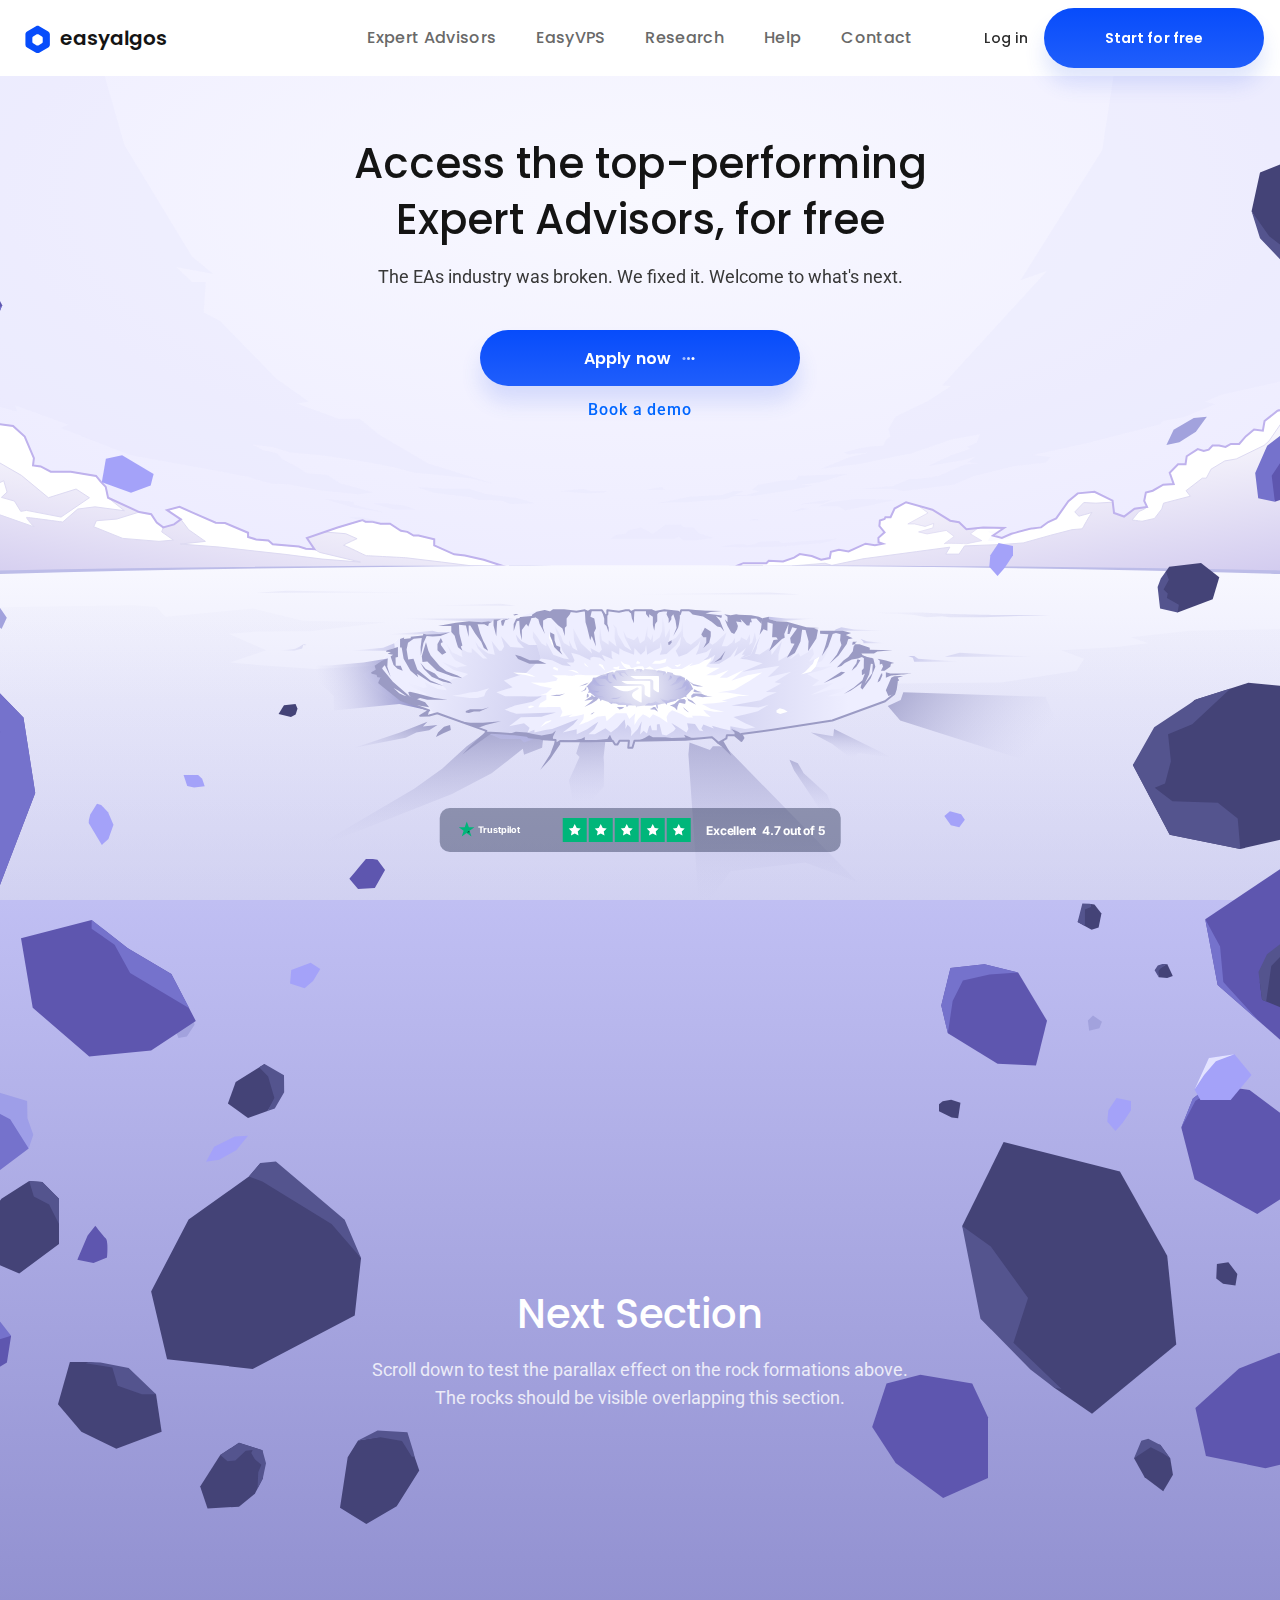
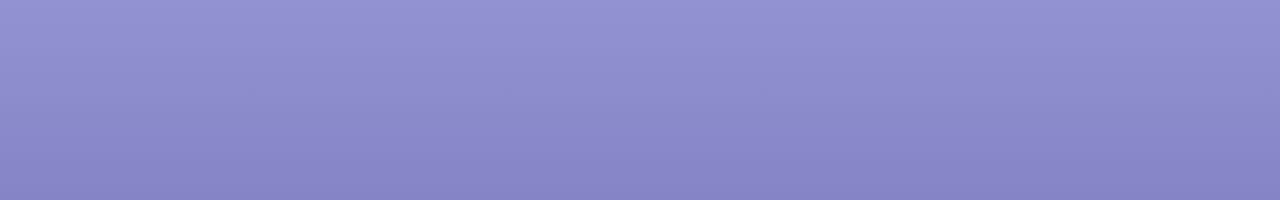
<file: hero/index.html>
<!DOCTYPE html>
<html lang="en">
<head>
  <meta charset="UTF-8">
  <meta name="viewport" content="width=device-width, initial-scale=1.0">
  <title>EasyAlgos – Hero</title>
  <link rel="stylesheet" href="styles.css">
</head>
<body>

<!-- ───── TOPBAR ───── -->
<header class="topbar">
  <a href="#" class="topbar__logo" aria-label="EasyAlgos home">
    <svg xmlns="http://www.w3.org/2000/svg" viewBox="0 0 172 32" fill="none">
      <path d="M12.02 4.28c1-.58 2.23-.58 3.24 0l8.98 5.19a3.24 3.24 0 0 1 1.62 2.8v10.38c0 1.16-.62 2.22-1.62 2.8l-8.98 5.18a3.24 3.24 0 0 1-3.24 0l-8.98-5.18a3.24 3.24 0 0 1-1.62-2.8V12.27c0-1.16.62-2.23 1.62-2.8l8.98-5.19Z" fill="#074CFB"/>
      <path d="M17.92 14.42l-3.57-2.06a1.62 1.62 0 0 0-1.62 0l-3.57 2.06a1.62 1.62 0 0 0-.81 1.4v4.12c0 .58.31 1.12.81 1.4l3.57 2.06c.5.29 1.12.29 1.62 0l3.57-2.06c.5-.28.81-.82.81-1.4v-4.12c0-.58-.31-1.12-.81-1.4Z" fill="#fff"/>
      <text x="36" y="23" font-family="Poppins, sans-serif" font-weight="600" font-size="20" fill="#141414">easyalgos</text>
    </svg>
  </a>

  <nav class="topbar__nav">
    <a href="#">Expert Advisors</a>
    <a href="#">EasyVPS</a>
    <a href="#">Research</a>
    <a href="#">Help</a>
    <a href="#">Contact</a>
  </nav>

  <div class="topbar__right">
    <a href="#" class="topbar__login">Log in</a>
    <a href="#" class="topbar__cta">Start for free</a>
  </div>
</header>

<!-- ───── HERO ───── -->
<section class="hero">

  <!-- Background -->
  <div class="hero__bg-wrapper">
    <img class="hero__bg-img" data-breakpoint="2560" src="img/hero-bg-2560.svg" alt="" width="2560" height="1428">
    <img class="hero__bg-img" data-breakpoint="1440" src="img/hero-bg-1440.svg" alt="" width="1440" height="1344">
    <img class="hero__bg-img" data-breakpoint="768"  src="img/hero-bg-768.svg"  alt="" width="768"  height="1080">
  </div>

  <!-- Rocks – 2560 breakpoint -->
  <div class="hero__rocks-wrapper">
    <svg class="hero__rocks-svg" data-breakpoint="2560" xmlns="http://www.w3.org/2000/svg" viewBox="0 0 3320 1510">
      <g id="rg-2560-06" class="rock-group" data-group="6">
        <rect width="3320" height="1510" fill="none"/>
        <path d="M2357.41,772.02l-27.04-8.21-11.52,5.61,1.32,18.36,23.78,2.35,13.36-9.03.1-9.08Z" fill="#a4a2f9"/>
        <path d="M895.78,588.67l-11.86-9.77-6.94.3-3.15,9.27,11.44,6.2,8.57-1.58,1.94-4.43Z" fill="#a4a2f9"/>
        <path d="M999.7,781.49l-6.11,5.11,3.89,3.05,4.37.44s2.7-4.22,2.26-5.35c-.44-1.13-1.04-4.74-1.04-4.74l-3.37,1.49Z" fill="#a2a2dd"/>
        <path d="M913.87,901.38l-20.73,10.46-8.09,14.99,13.08-2.06,17.11-9.55,11.77-14.44-13.14.6Z" fill="#a4a2f9"/>
        <path d="M2550.46,528.44l-20.73,10.46-8.09,14.99,13.08-2.06,17.11-9.55,11.77-14.44-13.14.6Z" fill="#a2a2dd"/>
        <path d="M2437.19,919l-5.6,1.87,1.87,7.47h4.67l3.73-3.74-4.67-5.6Z" fill="#a4a2f9"/>
        <path d="M984.76,916l-5.17,6.2,5.17,6.2,5.16-3.1,2.07-7.23-7.23-2.07Z" fill="#a2a2dd"/>
        <path d="M2423.32,787l-3.73,3.73.93,7.47,7.47-1.87,1.86-4.66-6.53-4.67Z" fill="#a2a2dd"/>
        <path d="M2112.98,932.39l-5.11,5.12,1.28,10.22,10.22-2.55,2.56-6.39-8.95-6.4Z" fill="#a2a2dd"/>
        <path d="M2591.86,694l-8.24,12.36-1.03,11.34,8.24,9.27,7.21-8.24,8.25-12.37v-9.27l-14.43-3.09Z" fill="#a4a2f9"/>
        <path d="M2261.9,1168.1l-.65,14.29,6.84,5.31,12.35,1.92,1.9-11.57-8.94-11.9-11.5,1.96Z" fill="#444377"/>
        <g><path d="M956.8,957.61l-26.21,28.89,6.2,20.93,24.02,24.09,34.87,16.2h44.43l41.59-31.15-12.98-41.3-49.01-16.86-62.91-.8Z" fill="#7572cc"/><path d="M956.8,957.61l46.46,9.95,17.91-2.41,42.02,22.04,18.51,29.38,4.6-13.91-5.85-16.32-.3-17.27-63.11-19.07-56.23,3.18-4.01,4.43Z" fill="#9e9ee8"/></g>
        <g><path d="M859.32,738l-51.73,56.31,25.87,51.14h45.88l25.41-51.14-10.04-30.91-17.56-23.49-17.83-1.91Z" fill="#5e56af"/><path d="M856.17,845.45h23.17l25.41-51.14-10.04-30.91-17.56-23.49,3.31,37.61,8.63,20.41-32.92,47.52Z" fill="#7572cc"/></g>
        <g><path d="M2510.4,814.31h-18.46l1.1,12.83,5.37,10.59,7.26,6.45,50.4,28.94,4.67-10.27-22.4-39.2-9.85-3.74-18.09-5.6Z" fill="#a4a2f9"/><path d="M2498.41,837.73l-5.37-10.59-1.1-12.83h8.92l-3.02,9.39,4.02,11.28,3.81,9.2-7.26-6.45Z" fill="#e3e3ff"/></g>
        <polygon points="2868.98 591.9 2874.25 583.99 2889.75 574.85 2896.63 580.24 2894.92 591.87 2884.13 605.63 2871.36 603.03 2868.98 591.9" fill="#a4a2f9"/>
        <polygon points="2715.78 548.32 2719.43 545.27 2727.94 543.73 2737.21 546.82 2734.89 562.27 2728.45 561.47 2715.76 555.13 2715.78 548.32" fill="#444377"/>
        <polygon points="589.93 154.01 585.09 158.85 586.3 168.53 595.98 166.11 598.4 160.06 589.93 154.01" fill="#a2a2dd"/>
        <polygon points="586.07 450.74 579.2 449.02 575.57 438.12 590.1 438.12 594.14 441.76 596.71 449.43 586.07 450.74" fill="#a4a2f9"/>
        <polygon points="506.98 660.37 501.56 668.9 513.96 672 518.61 669.52 520.51 663.83 518.56 658.99 506.98 660.37" fill="#444377"/>
      </g>
      <g id="rg-2560-05" class="rock-group" data-group="5">
        <rect width="3320" height="1510" fill="none"/>
        <path d="M2456.96,677.97l-20.37,17.02,12.96,10.17,14.55,1.46s8.98-14.06,7.54-17.84c-1.44-3.78-3.46-15.78-3.46-15.78l-11.22,4.97Z" fill="#5e56af"/>
        <path d="M1212.77,932l-8.38.28-5.94,5.03-3.87,7.14,3.84,10.55,8.47-1.42,7.69-11.81-1.82-9.77Z" fill="#a2a2dd"/>
        <path d="M819.11,669.26l3.91,5.87h6.85l4.89-10.76-6.85-1.96h-8.8v6.85Z" fill="#a2a2dd"/>
        <g><path d="M910.12,1208.83l-51.92-20.93-28.59,11.83,10.5,30.8,40.61,20.31,25.2-15.41,4.2-26.6Z" fill="#5e56af"/><path d="M910.12,1208.83l-20.92,6.3-28.79-19.13-30.8,3.73,4.05-19.76,30.02-3.58,32.44,14.24,14,18.2Z" fill="#7572cc"/></g>
        <g><path d="M742.82,786.56l-7.81,24.66-3.86,4.27h-32.03l-16.53-16.27,9.04-20.93,36.42-9.29,14.77,17.56Z" fill="#444377"/><path d="M735.01,811.22l-2.07-8.59,6.39-9.18-3.7-4.36,1.33-4.28-11.1-8.23,2.19-7.58,16.92,6.02v21.55l-4.15,8.23-5.81,6.42Z" fill="#54548e"/></g>
        <g><path d="M998.16,841.51l-14.25,1.23-4.36,7.48-.28,12.5,11.72.36,10.62-10.43-3.45-11.14Z" fill="#444377"/><path d="M984.86,841.12l-.95,1.62,12.3,1.9,3.21,3.65-1.54,3.72,3.73.64,2.06-4.64.68-6.76-7.43-3.53-12.06,3.4Z" fill="#54548e"/></g>
        <g><path d="M2405.05,881.43l20.66,7.09,23.08-2.19-3.79-18.72-12.92-10.33-16.45-3.4-9.1,6.74-1.48,20.81Z" fill="#444377"/><path d="M2405.05,881.43l5.08-19.24,12.89-3.73,9.06-1.19-16.45-3.4-13.07,3.48-3.79,6.23,6.28,17.84Z" fill="#54548e"/></g>
        <polygon points="2737.23 652.1 2712.03 656.77 2703.63 665.17 2699.89 676.37 2712.03 683.84 2733.5 685.7 2753.08 668.9 2737.23 652.1" fill="#a4a2f9"/>
        <polygon points="2442.8 1140.75 2446.46 1137.7 2454.96 1136.16 2464.24 1139.25 2461.92 1154.71 2455.47 1153.9 2442.79 1147.56 2442.8 1140.75" fill="#444377"/>
        <polygon points="371.63 565.85 352.26 573.12 351.05 586.44 365.58 591.28 374.06 584.01 381.32 571.91 371.63 565.85" fill="#a4a2f9"/>
        <path d="M609.31,301.23l-1.21,10.9,7.26,8.48,25.43,8.48,12.11-8.48s-4.84-23-8.48-23-20.58-7.26-20.58-7.26l-14.53,10.9Z" fill="#a4a2f9"/>
      </g>
      <g id="rg-2560-04" class="rock-group" data-group="4">
        <rect width="3320" height="1510" fill="none"/>
        <g><path d="M649.59,911.45l94.75-24.45,48.57,37.77,58.42,34.68,32.8,62.9-59.92,39.59-83.05,8.26-75.84-65.42-15.73-93.33Z" fill="#5e56af"/><path d="M744.34,887v11.69l30.85,21.4,20.82,38.18,79.33,47.21-24.01-46.03-58.42-34.68-48.57-37.77Z" fill="#7572cc"/></g>
        <path d="M787.85,757.97l-13.17-21.85.2-3.13,1.36-5.6,6.74-10.72,4.19,1.27,6.88,7.28,5.43,12.47-5.04,14.43-6.58,5.86Z" fill="#a4a2f9"/>
        <path d="M2496.33,720.03l6.54,9.34,8.4,1.86,5.6-7.46-3.73-5.6-11.21-2.8-5.6,4.66Z" fill="#a4a2f9"/>
        <path d="M729.46,529l-2.87,11.77,8.57,10.81,17.41,15.47,5.22-11.18-10.06-14.92-18.27-11.95Z" fill="#a2a2dd"/>
        <g><path d="M2359.8,942.37l1.99,7.93,8.4.7,5.6-2.1-5.6-11.9-10.39,5.37Z" fill="#444377"/><path d="M2361.79,950.3l-4.2-7,3.19-4.92,4.51-1.38h4.9l-7,4.67-1.64,2.33.24,6.3Z" fill="#54548e"/></g>
        <path d="M1323.19,992l-22.6,26.94,11.3,13.41,21.86-1.46,13.29-23.18-9.89-13.3-13.96-2.41Z" fill="#5e56af"/>
        <g><path d="M2087.43,986.11l-12.18,49.56,8.75,36.75,65.66,40.5,50.79,2.23,14.56-59.23-38.22-63.8-44.38-10.91-44.98,4.9Z" fill="#5e56af"/><path d="M2084,1072.42l-8.75-36.75,12.18-49.56,44.98-4.9,44.38,10.91-37.77,2.64-35.12,8.09-13.58,26.99-6.32,42.58Z" fill="#7572cc"/></g>
        <polygon points="2666.79 480.95 2658.55 493.32 2657.52 504.65 2665.76 513.93 2672.97 505.68 2681.22 493.32 2681.22 484.04 2666.79 480.95" fill="#a4a2f9"/>
        <g><polygon points="2888.34 679.61 2907.84 662.61 2913.35 660.97 2940.71 677.63 2946.37 700.13 2927.76 713.3 2891.82 702.3 2888.34 679.61" fill="#444377"/><polygon points="2907.84 662.61 2905.13 671.03 2894.9 675.54 2895.8 681.2 2892.43 684.16 2897.63 696.96 2891.82 702.3 2880.5 688.35 2891.71 669.94 2899.54 665.07 2907.84 662.61" fill="#54548e"/></g>
        <polygon points="471.7 479.34 436.64 468.69 421.69 475.97 423.4 499.78 454.25 502.82 471.58 491.12 471.7 479.34" fill="#a4a2f9"/>
        <g><path d="M2518.25,934l15.77,83.43,82.27,72.09,85.4,25.83,82.67-52.51,6.7-118.58-112.68-54.4-63.35-20.51-96.78,64.65Z" fill="#5e56af"/><path d="M2585.93,1062.91l-51.91-45.48-15.77-83.43,18.84,34.69,4.11,44.88,44.73,49.34Z" fill="#7572cc"/></g>
      </g>
      <g id="rg-2560-03" class="rock-group" data-group="3">
        <rect width="3320" height="1510" fill="none"/>
        <g><path d="M662.74,587l61.99,7.23,63.92,19.63,19.13,28.93-32.38,52.7-59.96,18.6-65.1,11.27-40.75-31.92v-52.78l53.15-53.66Z" fill="#5e56af"/><path d="M650.34,725.36l65.1-11.27,59.96-18.6,32.38-52.7-43.78,37.53-75.88,3.76-78.53,9.36,40.75,31.92Z" fill="#7572cc"/></g>
        <path d="M1107.64,1152.39l-10.32,24.46,16.18,3.11,13.6-5.36s1.55-16.61-1.46-19.31c-3.01-2.7-10.3-12.45-10.3-12.45l-7.7,9.55Z" fill="#5e56af"/>
        <g><path d="M2558.64,587.25l-20.93,51.92,11.83,28.59,30.8-10.5,20.31-40.61-15.41-25.2-26.6-4.2Z" fill="#5e56af"/><path d="M2558.64,587.25l6.3,20.92-19.13,28.79,3.73,30.8-19.76-4.05-3.58-30.02,14.24-32.44,18.2-14Z" fill="#7572cc"/></g>
        <g><path d="M778.43,975l-42.55,26.93-27.29,37.74v53.38l54.58,23.42,60.88-45.19v-69.35l-25.55-25.59-20.07-1.34Z" fill="#444377"/><path d="M824.05,1040.9v-38.97l-25.55-25.59-20.07-1.34,7.07,23.65,23.42,12.26,15.13,29.99Z" fill="#54548e"/></g>
        <polygon points="2740.77 337.46 2725.05 349.49 2720.49 359.49 2719.21 366.24 2722.26 372.69 2725.54 373.91 2745.36 374.69 2755.81 358.17 2754.53 341.92 2740.77 337.46" fill="#a4a2f9"/>
        <polygon points="2741.44 740.44 2727.11 784 2750.58 820.09 2798.07 854.94 2842.92 835.03 2842.92 774.29 2827.13 740.44 2775.25 731.85 2741.44 740.44" fill="#5e56af"/>
        <g><polygon points="514.09 378.44 510.72 368.06 503.63 360.79 495.35 366.36 501.2 379.94 504.2 382.25 514.09 378.44" fill="#444377"/><polygon points="514.09 378.44 505.86 379.21 504.2 382.25 508.02 385.2 510.6 385.7 515.34 382.29 514.09 378.44" fill="#54548e"/></g>
      </g>
      <g id="rg-2560-02" class="rock-group" data-group="2">
        <rect width="3320" height="1510" fill="none"/>
        <g><path d="M2578.24,853.28l3.68-56.7,35.76-12.28,19.37-1.72,39.77,40.75,13.69,45.36-29.66,29.4-63.7-25.9-18.91-18.91Z" fill="#444377"/><path d="M2610.45,784.3l-27.31,1.78-11.9,38.5,7,28.7,2.8-30.36,11.91-26.97,23.1-7.88,1.63-3.77h-7.23Z" fill="#54548e"/></g>
        <g><polygon points="2962.44 350.5 2984.33 340.38 2985.86 326.98 2978 307.47 2962.07 289.83 2936.79 279.1 2905.6 286.79 2903.01 313.43 2926.84 334.85 2962.44 350.5" fill="#7572cc"/><polygon points="2962.44 350.5 2938.41 333.62 2927.63 330.67 2909.04 307.98 2905.6 286.79 2899.62 293.59 2899.01 304.3 2895.01 314.2 2926.33 340.29 2959.09 352.05 2962.44 350.5" fill="#9e9ee8"/></g>
        <g><polygon points="2868.65 376.25 2814.07 388.17 2784.65 425.55 2796.75 473.96 2832.49 506.2 2864.96 512.61 2911.26 458.94 2911.26 392.33 2868.65 376.25" fill="#444377"/><polygon points="2832.49 506.2 2814.07 502.56 2787.67 477.06 2774.53 438.41 2784.65 425.55 2810.94 476.45 2870.34 506.37 2864.96 512.61 2832.49 506.2" fill="#54548e"/></g>
        <polygon points="2384.92 1247.48 2345.09 1224.75 2305.04 1240.54 2261.41 1280.12 2271.98 1328.04 2331.49 1340.16 2367.81 1331.45 2386.58 1282.33 2384.92 1247.48" fill="#5e56af"/>
        <g><polygon points="433.2 765.91 456.87 776.57 482.43 771.1 494.89 731.37 453.15 722.69 427.53 735.35 433.2 765.91" fill="#444377"/><polygon points="456.87 776.57 474.3 770.8 487.28 745.86 487.15 729.76 494.89 731.37 502.8 758.44 488.23 774 465.71 780.56 456.87 776.57" fill="#54548e"/></g>
        <g><polygon points="267.27 406.97 301.78 425.13 312.74 426.05 335.06 427.8 361.89 416.99 383.35 406.26 378.96 359.76 343.55 336.15 273.63 324.34 240.94 353.4 267.27 406.97" fill="#444377"/><polygon points="378.96 359.76 343.55 336.15 338.1 353.4 345.44 366.42 369.92 377.46 376.54 388.91 369.92 388.91 361.71 399.71 357.17 415.15 341.73 415.15 312.74 426.05 333.78 427.8 363.18 422.11 383.35 406.26 378.96 359.76" fill="#54548e"/></g>
        <g><polygon points="341.63 859.12 390.45 859.12 453.03 869.19 568.68 944.36 583.41 1042.77 464.07 1087.53 371.86 1042.77 310.19 970.77 341.63 859.12" fill="#444377"/><polygon points="390.45 859.12 422.34 860.64 496.62 874.62 568.68 944.36 531.4 943.93 467.69 921.54 453.34 873.67 383.31 862.42 390.45 859.12" fill="#54548e"/></g>
        <g><path d="M2293.54,908.02l-32.07,26.21-18.81,53.18,27.54,91.98,115.42,58.3,61.05-42.4,33.14-44.02-8.97-62.15-107.91-74.54-69.39-6.56Z" fill="#5e56af"/><path d="M2242.66,987.41l18.81-53.18,32.07-26.21,37.59,3.56-36.49,5.74-28.55,21.36-23.43,48.73Z" fill="#7572cc"/></g>
      </g>
      <g id="rg-2560-01" class="rock-group" data-group="1">
        <rect width="3320" height="1510" fill="none"/>
        <g><polygon points="3118.6 919.2 3043.1 869.34 3018 864.7 2966.86 855.52 2902.43 874.33 2850.41 894.17 2849.85 1002.55 2926.19 1065.21 3084.93 1108.54 3167.09 1048.97 3118.6 919.2" fill="#444377"/><polygon points="2849.85 1002.55 2926.19 1065.21 2942.74 1026.62 2928.79 994.87 2874.8 963.75 2862.14 935.78 2877.43 937.3 2898.87 914.26 2912.91 879.66 2948.55 883.21 3018 864.7 2969.82 855.82 2900.62 862.2 2850.41 894.17 2849.85 1002.55" fill="#54548e"/></g>
        <g><polygon points="2762.18 132.44 2750.58 185.77 2773.58 229.44 2835.6 284.7 2847.71 273.17 2908.53 238.73 2950.78 175.02 2942.54 109.76 2863.19 92.37 2762.18 132.44" fill="#444377"/><polygon points="2750.58 185.77 2774.89 220.49 2835.6 267.21 2847.71 273.17 2835.6 284.7 2820.92 284.7 2762.18 223.13 2750.58 185.77" fill="#54548e"/></g>
        <g><polygon points="679.33 1399.82 690.07 1301.87 640.53 1227.81 518.72 1140.31 499.16 1163.31 396.47 1236.63 332.64 1359.02 359.78 1474.64 505.54 1490.86 679.33 1399.82" fill="#444377"/><polygon points="690.07 1301.87 639.87 1244.12 522.03 1171.72 499.16 1163.31 518.72 1140.31 545.09 1137.54 662.19 1236.99 690.07 1301.87" fill="#54548e"/></g>
        <g><polygon points="2670.55 1409.1 2621.38 1374.98 2565.4 1321.1 2501.47 1164.56 2555.42 1055.16 2706.89 1093.5 2768.47 1203.02 2780.26 1318.63 2670.55 1409.1" fill="#444377"/><polygon points="2621.38 1374.98 2590.33 1351.16 2525.3 1285.17 2501.47 1164.56 2538.71 1191.05 2587.23 1258.13 2568.22 1316.37 2630.88 1376.65 2621.38 1374.98" fill="#54548e"/></g>
        <g><polygon points="436.67 335.51 527.47 335.51 584.64 297.98 604.2 249.55 545.63 135.17 458.46 92 356.15 123.93 339.2 236.64 436.67 335.51" fill="#5e56af"/><polygon points="436.67 335.51 527.47 335.51 584.64 297.98 604.2 249.55 565.81 281.67 485.03 287.32 402.97 301.33 436.67 335.51" fill="#7572cc"/></g>
        <g><polygon points="337.77 949.27 388.85 815.66 372.84 713.13 321.7 660.59 141.98 690.66 37.55 797.75 20.97 963.94 156.08 1044.17 337.77 949.27" fill="#5e56af"/><polygon points="337.77 949.27 388.85 815.66 372.84 713.13 321.7 660.59 341.32 732.83 303.13 854.47 274.96 982.08 337.77 949.27" fill="#7572cc"/></g>
        <g><path d="M2597.85,911.39l-3.43-.57-6.69,5.21-6.69,12.86,14.01,7.71,7-2.1,2.8-14.01-7-9.1Z" fill="#444377"/><path d="M2588.36,932.92c.07-.45,0-16.47,0-16.47l6.06-2.64v-2.98l-1.48-.25-7.16-.19-4.75,18.51,7.32,4.02h.01Z" fill="#54548e"/></g>
        <g><path d="M2214.59,968.36l14.28-31.51,25.55-3.85,17.16,20.66-20.89,25.09h-30.29l-5.81-10.39Z" fill="#a4a2f9"/><path d="M2214.59,968.36l14.28-31.51,25.55-3.85-18.54,7.11-11.81,13.66-9.48,14.59Z" fill="#e3e3ff"/></g>
      </g>
    </svg>

    <!-- Rocks – 1440 breakpoint -->
    <svg class="hero__rocks-svg" data-breakpoint="1440" xmlns="http://www.w3.org/2000/svg" viewBox="0 0 1840 1520">
      <g id="rg-1440-06" class="rock-group" data-group="6">
        <rect width="1840" height="1520" fill="none"/>
        <path d="M1617.41,839.02l-27.04-8.21-11.52,5.61,1.32,18.36,23.78,2.35,13.36-9.03.1-9.08Z" fill="#a4a2f9"/>
        <path d="M243.78,620.67l-11.86-9.77-6.94.3-3.15,9.27,11.44,6.2,8.57-1.58,1.94-4.43Z" fill="#a4a2f9"/>
        <path d="M259.7,848.49l-6.11,5.11,3.89,3.05,4.37.44s2.7-4.22,2.26-5.35-1.04-4.74-1.04-4.74l-3.37,1.49Z" fill="#a2a2dd"/>
        <path d="M514.87,1120.38l-20.73,10.46-8.09,14.99,13.08-2.06,17.11-9.55,11.77-14.44-13.14.6Z" fill="#a4a2f9"/>
        <path d="M1473.75,402.02l-20.11,11.61-7.23,15.42,12.94-2.79,16.55-10.5,10.94-15.08-13.09,1.34Z" fill="#a2a2dd"/>
        <path d="M251.76,1008l-5.17,6.2,5.17,6.2,5.16-3.1,2.07-7.23-7.23-2.07Z" fill="#a2a2dd"/>
        <path d="M1606.32,337l-3.73,3.73.93,7.47,7.47-1.87,1.86-4.66-6.53-4.67Z" fill="#a2a2dd"/>
        <path d="M1372.98,999.39l-5.11,5.12,1.28,10.22,10.22-2.55,2.56-6.39-8.95-6.4Z" fill="#a2a2dd"/>
        <path d="M1396.57,1082l-8.24,12.36-1.03,11.34,8.24,9.27,7.21-8.24,8.25-12.37v-9.27l-14.43-3.09Z" fill="#a4a2f9"/>
        <path d="M1496.9,1248.1l-.65,14.29,6.84,5.31,12.35,1.92,1.9-11.57-8.94-11.9-11.5,1.96Z" fill="#444377"/>
        <g><path d="M183.8,1073.61l-26.21,28.89,6.2,20.93,24.02,24.09,34.87,16.2h44.43l41.59-31.15-12.98-41.3-49.01-16.86-62.91-.8Z" fill="#7572cc"/><path d="M183.8,1073.61l46.46,9.95,17.91-2.41,42.02,22.04,18.51,29.38,4.6-13.91-5.85-16.32-.3-17.27-63.11-19.07-56.23,3.18-4.01,4.43Z" fill="#9e9ee8"/></g>
        <polygon points="1587.98 612.9 1593.25 604.99 1608.75 595.85 1615.63 601.24 1613.92 612.87 1603.13 626.63 1590.36 624.03 1587.98 612.9" fill="#a4a2f9"/>
        <polygon points="1219.02 1088.32 1222.67 1085.27 1231.17 1083.73 1240.45 1086.82 1238.13 1102.27 1231.68 1101.47 1219 1095.13 1219.02 1088.32" fill="#444377"/>
        <polygon points="264.93 400.01 260.09 404.85 261.3 414.53 270.98 412.11 273.4 406.06 264.93 400.01" fill="#a2a2dd"/>
        <polygon points="474.07 771.61 467.2 769.9 463.57 759 478.1 759 482.14 762.64 484.71 770.3 474.07 771.61" fill="#a4a2f9"/>
        <polygon points="563.98 689.37 558.56 697.9 570.96 701 575.61 698.52 577.51 692.83 575.56 687.99 563.98 689.37" fill="#444377"/>
      </g>
      <g id="rg-1440-05" class="rock-group" data-group="5">
        <rect width="1840" height="1520" fill="none"/>
        <path d="M472.77,999l-8.38.28-5.94,5.03-3.87,7.14,3.84,10.55,8.47-1.42,7.69-11.81-1.82-9.77Z" fill="#a2a2dd"/>
        <g><path d="M291.12,1319.83l-51.92-20.93-28.59,11.83,10.5,30.8,40.61,20.31,25.2-15.41,4.2-26.6Z" fill="#5e56af"/><path d="M291.12,1319.83l-20.92,6.3-28.79-19.13-30.8,3.73,4.05-19.76,30.02-3.58,32.44,14.24,14,18.2Z" fill="#7572cc"/></g>
        <g><path d="M262.16,920.51l-14.25,1.23-4.36,7.48-.28,12.5,11.72.36,10.62-10.43-3.45-11.14Z" fill="#444377"/><path d="M248.86,920.12l-.95,1.62,12.3,1.9,3.21,3.65-1.54,3.72,3.73.64,2.06-4.64.68-6.76-7.43-3.53-12.06,3.4Z" fill="#54548e"/></g>
        <g><path d="M1414.02,1442.25l10.59,19.1,18.6,13.83,9.73-16.44-2.67-16.33-9.93-13.54-11.27-1.09-15.04,14.46Z" fill="#444377"/><path d="M1414.02,1442.25l16.66-10.88,12.07,5.87,7.52,5.19-9.93-13.54-12.04-6.17-6.99,2.09-7.29,17.46Z" fill="#54548e"/></g>
        <polygon points="1607.23 1211.1 1582.03 1215.77 1573.63 1224.17 1569.89 1235.37 1582.03 1242.84 1603.5 1244.7 1623.08 1227.9 1607.23 1211.1" fill="#a4a2f9"/>
        <polygon points="1588.02 1291.75 1591.67 1288.7 1600.17 1287.16 1609.45 1290.25 1607.13 1305.71 1600.68 1304.9 1588 1298.56 1588.02 1291.75" fill="#444377"/>
        <polygon points="590.63 946.85 571.26 954.12 570.05 967.44 584.58 972.28 593.06 965.01 600.32 952.91 590.63 946.85" fill="#a4a2f9"/>
        <path d="M188.31,566.23l-1.21,10.9,7.26,8.48,25.43,8.48,12.11-8.48s-4.84-23-8.48-23-20.58-7.26-20.58-7.26l-14.53,10.9Z" fill="#a4a2f9"/>
      </g>
      <g id="rg-1440-04" class="rock-group" data-group="4">
        <rect width="1840" height="1520" fill="none"/>
        <g><path d="M301,922.22l70.61-18.22,36.2,28.15,43.54,25.85,24.44,46.88-44.66,29.5-61.89,6.16-56.52-48.75-11.72-69.55Z" fill="#5e56af"/><path d="M371.61,904v8.71l22.99,15.95,15.52,28.45,59.12,35.18-17.89-34.3-43.54-25.85-36.2-28.15Z" fill="#7572cc"/></g>
        <path d="M381.85,828.97l-13.17-21.85.2-3.13,1.36-5.6,6.74-10.72,4.19,1.27,6.88,7.28,5.43,12.47-5.04,14.43-6.58,5.86Z" fill="#a4a2f9"/>
        <path d="M1224.33,800.03l6.54,9.34,8.4,1.86,5.6-7.46-3.73-5.6-11.21-2.8-5.6,4.66Z" fill="#a4a2f9"/>
        <path d="M258.46,575l-2.87,11.77,8.57,10.81,17.41,15.47,5.22-11.18-10.06-14.92-18.27-11.95Z" fill="#a2a2dd"/>
        <g><path d="M1436.8,953.37l1.99,7.93,8.4.7,5.6-2.1-5.6-11.9-10.39,5.37Z" fill="#444377"/><path d="M1438.79,961.3l-4.2-7,3.19-4.92,4.51-1.38h4.9l-7,4.67-1.64,2.33.24,6.3Z" fill="#54548e"/></g>
        <path d="M646.72,842l-17.36,20.7,8.68,10.3,16.79-1.12,10.21-17.81-7.6-10.22-10.73-1.85Z" fill="#5e56af"/>
        <g><path d="M1230.47,951.92l-9.22,37.5,6.62,27.81,49.68,30.64,38.43,1.69,11.02-44.82-28.92-48.27-33.58-8.26-34.03,3.71Z" fill="#5e56af"/><path d="M1227.87,1017.22l-6.62-27.81,9.22-37.5,34.03-3.71,33.58,8.26-28.58,2-26.57,6.12-10.28,20.42-4.78,32.22Z" fill="#7572cc"/></g>
        <polygon points="1278.57 526.95 1270.33 539.32 1269.3 550.65 1277.54 559.93 1284.76 551.68 1293 539.32 1293 530.04 1278.57 526.95" fill="#a4a2f9"/>
        <g><polygon points="1440.9 580.82 1445.84 555.43 1449.19 550.75 1481.01 547.09 1499.29 561.37 1492.7 583.19 1457.57 596.59 1440.9 580.82" fill="#444377"/><polygon points="1445.84 555.43 1448.88 563.73 1443.58 573.58 1447.75 577.49 1446.92 581.89 1458.88 588.8 1457.57 596.59 1440.07 592.54 1437.61 571.12 1440.8 562.47 1445.84 555.43" fill="#54548e"/></g>
        <polygon points="433.61 458.03 402.14 439.26 385.89 442.72 381.81 466.25 411.02 476.63 430.66 469.44 433.61 458.03" fill="#a4a2f9"/>
        <g><path d="M1485.25,903.24l12.41,65.67,64.76,56.75,67.23,20.33,65.08-41.33,5.27-93.34-88.7-42.82-49.87-16.15-76.18,50.89Z" fill="#5e56af"/><path d="M1538.53,1004.72l-40.86-35.8-12.41-65.67,14.83,27.31,3.24,35.33,35.21,38.84Z" fill="#7572cc"/></g>
      </g>
      <g id="rg-1440-03" class="rock-group" data-group="3">
        <rect width="1840" height="1520" fill="none"/>
        <path d="M367.64,1219.39l-10.32,24.46,16.18,3.11,13.6-5.36s1.55-16.61-1.46-19.31c-3.01-2.7-10.3-12.45-10.3-12.45l-7.7,9.55Z" fill="#5e56af"/>
        <g><path d="M1562.5,418l-17.62,43.7,9.96,24.06,25.92-8.84,17.09-34.18-12.97-21.21-22.39-3.53Z" fill="#5e56af"/><path d="M1562.5,418l5.3,17.61-16.1,24.23,3.14,25.92-16.63-3.41-3.01-25.27,11.98-27.3,15.32-11.78Z" fill="#7572cc"/></g>
        <g><path d="M309.2,1165.07l-27.79,17.59-17.82,24.65v34.86l35.65,15.3,39.76-29.51v-45.29l-16.69-16.71-13.11-.88Z" fill="#444377"/><path d="M339,1208.11v-25.45l-16.69-16.71-13.11-.88,4.62,15.45,15.3,8.01,9.88,19.59Z" fill="#54548e"/></g>
        <polygon points="1166.53 1367.44 1152.19 1411 1175.66 1447.09 1223.15 1481.94 1268 1462.03 1268 1401.29 1252.21 1367.44 1200.34 1358.85 1166.53 1367.44" fill="#5e56af"/>
      </g>
      <g id="rg-1440-02" class="rock-group" data-group="2">
        <rect width="1840" height="1520" fill="none"/>
        <g><path d="M638.06,1424.39l41.56-7.14,15.04,23.69,4.59,13.68-22.54,35.74-30.37,17.71-26.34-16.33,7.69-50.45,10.38-16.91Z" fill="#444377"/><path d="M693.41,1435.72l-6-19.4-29.84-1.94-19.5,10.01,22.4-3.22,21.52,3.94,9.68,15.31,3,.53-1.25-5.22Z" fill="#54548e"/></g>
        <g><polygon points="1612.41 962.36 1596.98 936.49 1572.84 927.83 1550.14 942.29 1539.76 966.08 1542.03 983.78 1577.39 998.29 1611.46 986.91 1612.41 962.36" fill="#444377"/><polygon points="1539.76 966.08 1538.48 956.04 1547.01 938.17 1564.53 924.85 1572.84 927.83 1551.29 949.97 1546.15 985.47 1542.03 983.78 1539.76 966.08" fill="#54548e"/></g>
        <polygon points="1598.92 1359.48 1559.09 1336.75 1519.04 1352.54 1475.41 1392.12 1485.98 1440.04 1545.49 1452.16 1581.81 1443.45 1600.58 1394.33 1598.92 1359.48" fill="#5e56af"/>
        <g><polygon points="527.99 1101.92 547.51 1095.03 559.22 1077.8 544.53 1048.04 515.69 1066.02 507.89 1087.42 527.99 1101.92" fill="#444377"/><polygon points="547.51 1095.03 554.37 1082.11 548.12 1060.58 539.18 1051.37 544.53 1048.04 564 1059.29 564.17 1076.28 554.79 1092.46 547.51 1095.03" fill="#54548e"/></g>
        <g><polygon points="518.97 1490.66 534.87 1477.64 537.57 1472.5 543 1462.03 543.26 1446.79 542.45 1434.16 518.98 1426.75 500.25 1439.09 480.16 1470.61 487.56 1492.45 518.97 1490.66" fill="#444377"/><polygon points="518.98 1426.75 500.25 1439.09 507.5 1445.28 515.33 1444.39 525.72 1434.77 532.64 1433.91 531.28 1437.12 534.83 1443.33 541.39 1448.7 538.23 1456.19 537.57 1472.5 542.74 1462.65 546.01 1447.21 542.45 1434.16 518.98 1426.75" fill="#54548e"/></g>
        <g><polygon points="349.9 1346 368.42 1346 392.16 1349.82 436.03 1378.34 441.62 1415.67 396.35 1432.65 361.37 1415.67 337.97 1388.36 349.9 1346" fill="#444377"/><polygon points="368.42 1346 380.52 1346.58 408.7 1351.88 436.03 1378.34 421.89 1378.17 397.72 1369.68 392.28 1351.52 365.71 1347.25 368.42 1346" fill="#54548e"/></g>
        <g><path d="M1491.23,1068.73l-18.35,13.82-11.59,29.06,13.25,51.58,62.69,34.83,34.76-22.16,19.33-23.67-3.61-34.64-58.17-43.67-38.31-5.15Z" fill="#5e56af"/><path d="M1461.3,1111.61l11.59-29.06,18.35-13.82,20.75,2.79-20.35,2.38-16.29,11.21-14.05,26.5Z" fill="#7572cc"/></g>
      </g>
      <g id="rg-1440-01" class="rock-group" data-group="1">
        <rect width="1840" height="1520" fill="none"/>
        <g><polygon points="1593.96 672.97 1528.28 666.81 1510.54 672.45 1474.5 684.09 1439.51 718.3 1412.86 748.92 1449.7 818.83 1520.32 832.93 1637.29 806.31 1669.69 739.79 1593.96 672.97" fill="#444377"/><polygon points="1449.7 818.83 1520.32 832.93 1517.71 802.43 1497.84 786.79 1452.43 785.3 1434.69 771.66 1445.05 767.39 1450.93 745.21 1448.08 718.14 1472.23 708.19 1510.54 672.45 1476.5 683.27 1434.18 711.13 1412.86 748.92 1449.7 818.83" fill="#54548e"/></g>
        <g><polygon points="1540.01 156.4 1531.58 195.14 1548.29 226.86 1593.34 267 1602.13 258.62 1646.31 233.61 1677 187.33 1671.01 139.93 1613.37 127.3 1540.01 156.4" fill="#444377"/><polygon points="1531.58 195.14 1549.24 220.36 1593.34 254.3 1602.13 258.62 1593.34 267 1582.67 267 1540.01 222.28 1531.58 195.14" fill="#54548e"/></g>
        <g><polygon points="634.74 1299.43 641.04 1241.9 611.95 1198.41 540.41 1147.02 528.92 1160.53 468.61 1203.59 431.13 1275.46 447.07 1343.37 532.67 1352.89 634.74 1299.43" fill="#444377"/><polygon points="641.04 1241.9 611.56 1207.99 542.35 1165.46 528.92 1160.53 540.41 1147.02 555.9 1145.39 624.67 1203.8 641.04 1241.9" fill="#54548e"/></g>
        <g><polygon points="1372.02 1397.87 1334.27 1371.67 1291.29 1330.3 1242.19 1210.1 1283.62 1126.1 1399.92 1155.54 1447.21 1239.63 1456.26 1328.4 1372.02 1397.87" fill="#444377"/><polygon points="1334.27 1371.67 1310.43 1353.38 1260.49 1302.71 1242.19 1210.1 1270.79 1230.44 1308.04 1281.95 1293.45 1326.67 1341.56 1372.95 1334.27 1371.67" fill="#54548e"/></g>
        <g><polygon points="181.55 341 236.11 341 270.45 318.45 282.2 289.36 247.02 220.64 194.65 194.71 133.18 213.89 123 281.6 181.55 341" fill="#5e56af"/><polygon points="181.55 341 236.11 341 270.45 318.45 282.2 289.36 259.14 308.65 210.61 312.05 161.31 320.47 181.55 341" fill="#7572cc"/></g>
        <g><polygon points="277.58 875.36 315.21 776.93 303.42 701.4 265.74 662.7 133.35 684.85 56.42 763.73 44.21 886.17 143.74 945.27 277.58 875.36" fill="#5e56af"/><polygon points="277.58 875.36 315.21 776.93 303.42 701.4 265.74 662.7 280.2 715.92 252.07 805.52 231.31 899.53 277.58 875.36" fill="#7572cc"/></g>
        <g><path d="M1374.43,888.47l-3.43-.57-6.69,5.21-6.69,12.86,14.01,7.71,7-2.1,2.8-14.01-7-9.1Z" fill="#444377"/><path d="M1364.94,910c.07-.45,0-16.47,0-16.47l6.06-2.64v-2.98l-1.48-.25-7.16-.19-4.75,18.51,7.32,4.02h.01Z" fill="#54548e"/></g>
        <g><path d="M1474.59,1073.61l14.28-31.51,25.55-3.85,17.16,20.66-20.89,25.09h-30.29l-5.81-10.39Z" fill="#a4a2f9"/><path d="M1474.59,1073.61l14.28-31.51,25.55-3.85-18.54,7.11-11.81,13.66-9.48,14.59Z" fill="#e3e3ff"/></g>
      </g>
    </svg>

    <!-- Rocks – 768 breakpoint -->
    <svg class="hero__rocks-svg" data-breakpoint="768" xmlns="http://www.w3.org/2000/svg" viewBox="0 0 1140 1140">
      <g id="rg-768-06" class="rock-group" data-group="6">
        <rect width="1140" height="1140" fill="none"/>
        <path d="M858.19,550.25l-28.24-1.02-9.7,8.37,5.97,17.41,23.59-3.81,10.61-12.15-2.23-8.8Z" fill="#a4a2f9"/>
        <path d="M307.78,641.67l-11.86-9.77-6.94.3-3.15,9.27,11.44,6.2,8.57-1.58,1.94-4.43Z" fill="#a4a2f9"/>
        <path d="M324.7,807.49l-6.11,5.11,3.89,3.05,4.37.44s2.7-4.22,2.26-5.35c-.44-1.13-1.04-4.74-1.04-4.74l-3.37,1.49Z" fill="#a2a2dd"/>
        <path d="M390.99,616.46l-15.78,7.96-6.16,11.41,9.96-1.57,13.03-7.27,8.96-10.99-10,.46Z" fill="#a4a2f9"/>
        <path d="M759.48,228.69l-16.76,16.07-3.35,16.7,11.9-5.8,13.57-14.14,7.03-17.25-12.39,4.42Z" fill="#a2a2dd"/>
        <path d="M836.19,317.66l-5.6,1.87,1.87,7.47h4.67l3.73-3.74-4.67-5.6Z" fill="#a4a2f9"/>
        <path d="M250.76,744l-5.17,6.2,5.17,6.2,5.16-3.1,2.07-7.23-7.23-2.07Z" fill="#a2a2dd"/>
        <path d="M720.53,439.68l-3.17,3.17.79,6.35,6.35-1.59,1.58-3.96-5.55-3.97Z" fill="#a2a2dd"/>
        <path d="M730.98,671.39l-5.11,5.12,1.28,10.22,10.22-2.55,2.56-6.39-8.95-6.4Z" fill="#a2a2dd"/>
        <path d="M930.57,648l-8.24,12.36-1.03,11.34,8.24,9.27,7.21-8.24,8.25-12.37v-9.27l-14.43-3.09Z" fill="#a4a2f9"/>
        <path d="M768.9,809.1l-.65,14.29,6.84,5.31,12.35,1.92,1.9-11.57-8.94-11.9-11.5,1.96Z" fill="#444377"/>
        <g><path d="M176.34,478.31l-21.23,12.53-.18,13.79,9.99,19.04,18.02,16.31,26.82,8.32,30.94-11.02-.1-27.36-26.43-19.35-37.83-12.26Z" fill="#7572cc"/><path d="M176.34,478.31l26.18,14.7,11.26,1.9,21.24,21.17,5.67,21.2,5.38-7.54-.48-10.95,3.05-10.48-34.53-23.33-34.54-8.61-3.25,1.92Z" fill="#9e9ee8"/></g>
        <g><path d="M382.32,428.55l-51.73,56.31,25.87,51.14h45.88l25.41-51.14-10.04-30.91-17.56-23.49-17.83-1.91Z" fill="#5e56af"/><path d="M379.17,536h23.17l25.41-51.14-10.04-30.91-17.56-23.49,3.31,37.61,8.63,20.41-32.92,47.52Z" fill="#7572cc"/></g>
        <g><path d="M901.34,759.55l-8.31.6.91,5.74,2.76,4.6,3.48,2.67,23.63,11.41,1.77-4.78-11.35-16.93-4.56-1.37-8.33-1.94Z" fill="#a4a2f9"/><path d="M896.7,770.48l-2.76-4.6-.91-5.74,4.02-.29-1.06,4.33,2.17,4.95,2.01,4.02-3.48-2.67Z" fill="#e3e3ff"/></g>
        <polygon points="735.47 386.75 743.19 381.21 760.92 378.12 765.46 385.6 759.76 395.87 744.81 404.95 733.78 398 735.47 386.75" fill="#a4a2f9"/>
        <polygon points="889.02 151.32 892.67 148.27 901.17 146.73 910.45 149.82 908.13 165.27 901.68 164.47 889 158.13 889.02 151.32" fill="#444377"/>
        <polygon points="229.93 179.01 225.09 183.85 226.3 193.53 235.98 191.11 238.4 185.06 229.93 179.01" fill="#a2a2dd"/>
        <polygon points="404.16 386.3 398.13 382.58 397.98 371.09 411.82 375.5 414.57 380.19 414.69 388.27 404.16 386.3" fill="#a4a2f9"/>
        <polygon points="272.98 415.37 267.56 423.9 279.96 427 284.61 424.52 286.51 418.83 284.56 413.99 272.98 415.37" fill="#444377"/>
      </g>
      <g id="rg-768-05" class="rock-group" data-group="5">
        <rect width="1140" height="1140" fill="none"/>
        <path d="M839.91,398l-11.11,9.28,7.07,5.55,7.93.8s4.9-7.67,4.11-9.73c-.79-2.06-1.89-8.61-1.89-8.61l-6.12,2.71Z" fill="#5e56af"/>
        <path d="M249.67,322.8l-.91-8.33-5.46-5.54-7.41-3.32-10.23,4.63,2.06,8.34,12.35,6.78,9.6-2.55Z" fill="#a2a2dd"/>
        <path d="M394.11,575.26l3.91,5.87h6.85l4.89-10.76-6.85-1.96h-8.8v6.85Z" fill="#a2a2dd"/>
        <g><path d="M489.12,734.86l-33.9-8.07-16.5,9.93,9.32,17.99,26.88,8.74,14.08-11.82.12-16.76Z" fill="#5e56af"/><path d="M489.12,734.86l-12.29,5.82-19.5-9.11-18.61,5.15.66-12.54,18.15-4.99,21.29,5.76,10.31,9.91Z" fill="#7572cc"/></g>
        <g><path d="M418.3,818.78l-12.76,6.47-1.25,8.57,4.41,11.7,11-4.05,5.95-13.64-7.36-9.04Z" fill="#444377"/><path d="M405.82,823.39l-.28,1.86,12.12-2.84,4.34,2.19-.04,4.03,3.7-.8.18-5.07-1.9-6.52-8.21-.5-9.91,7.66Z" fill="#54548e"/></g>
        <g><path d="M393.3,316.78l-12.76,6.47-1.25,8.57,4.41,11.7,11-4.05,5.95-13.64-7.36-9.04Z" fill="#444377"/><path d="M380.82,321.39l-.28,1.86,12.12-2.84,4.34,2.19-.04,4.03,3.7-.8.18-5.07-1.9-6.52-8.21-.5-9.91,7.66Z" fill="#54548e"/></g>
        <g><path d="M699.85,729.81l12.35,18.01,19.83,12.01,8.13-17.29-4.21-16-11.17-12.54-11.33-.02-13.6,15.82Z" fill="#444377"/><path d="M699.85,729.81l15.55-12.41,12.57,4.7,7.98,4.45-11.17-12.54-12.57-5-6.76,2.74-5.6,18.07Z" fill="#54548e"/></g>
        <g><path d="M317.35,525.94l-21.8-1.37-21.68,8.22,8.61,17.05,15.19,6.55,16.76-1.07,6.99-8.91-4.08-20.46Z" fill="#444377"/><path d="M317.35,525.94l.19,19.9-11.45,7-8.42,3.54,16.76-1.07,11.68-6.82,2.01-7.01-10.78-15.55Z" fill="#54548e"/></g>
        <polygon points="942.07 206.96 922.85 223.92 919.96 235.45 922.51 246.97 936.76 247.14 956.14 237.71 964.3 213.23 942.07 206.96" fill="#a4a2f9"/>
        <polygon points="913.96 797.7 918.56 796.46 926.92 798.62 934.05 805.31 925.47 818.38 919.96 814.94 911.09 803.88 913.96 797.7" fill="#444377"/>
        <polygon points="807.63 80.85 788.26 88.12 787.05 101.44 801.58 106.28 810.06 99.01 817.32 86.91 807.63 80.85" fill="#a4a2f9"/>
        <path d="M313.53,111.02l-3.45,10.41,5.35,9.8,23.11,13.57,13.6-5.78s.04-23.51-3.52-24.26-18.63-11.38-18.63-11.38l-16.47,7.64Z" fill="#a4a2f9"/>
      </g>
      <g id="rg-768-04" class="rock-group" data-group="4">
        <rect width="1140" height="1140" fill="none"/>
        <g><path d="M168.55,680.48l97.75-4.46,39.78,46.94,50.05,45.94,19.18,68.3-66.77,26.44-82.98-8.98-60.78-79.6,3.78-94.57Z" fill="#5e56af"/><path d="M266.3,676.01l-2.4,11.44,25.8,27.28,12.53,41.64,67.94,62.5-14.04-49.98-50.05-45.94-39.78-46.94Z" fill="#7572cc"/></g>
        <path d="M287.85,581.97l-13.17-21.85.2-3.13,1.36-5.6,6.74-10.72,4.19,1.27,6.88,7.28,5.43,12.47-5.04,14.43-6.58,5.86Z" fill="#a4a2f9"/>
        <path d="M347.33,867.03l6.54,9.34,8.4,1.86,5.6-7.46-3.73-5.6-11.21-2.8-5.6,4.66Z" fill="#a4a2f9"/>
        <path d="M316.67,382.41l-.69,7.9,6.62,6.14,12.79,8.27,2.26-7.75-7.99-8.65-13-5.91Z" fill="#a2a2dd"/>
        <g><path d="M847.8,983.37l1.99,7.93,8.4.7,5.6-2.1-5.6-11.9-10.39,5.37Z" fill="#444377"/><path d="M849.79,991.3l-4.2-7,3.19-4.92,4.51-1.38h4.9l-7,4.67-1.64,2.33.24,6.3Z" fill="#54548e"/></g>
        <path d="M233.19,951l-22.6,26.94,11.3,13.41,21.86-1.46,13.29-23.18-9.89-13.3-13.96-2.41Z" fill="#5e56af"/>
        <g><path d="M772.43,694.11l-12.18,49.56,8.75,36.75,65.66,40.5,50.79,2.23,14.56-59.23-38.22-63.8-44.38-10.91-44.98,4.9Z" fill="#5e56af"/><path d="M769,780.42l-8.75-36.75,12.18-49.56,44.98-4.9,44.38,10.91-37.77,2.64-35.12,8.09-13.58,26.99-6.32,42.58Z" fill="#7572cc"/></g>
        <polygon points="887.57 879.95 879.33 892.32 878.3 903.65 886.54 912.93 893.76 904.68 902 892.32 902 883.04 887.57 879.95" fill="#a4a2f9"/>
        <g><polygon points="699.31 773.67 756.72 780.53 767.7 787.23 781.05 857.56 752.21 900.64 702.5 889.52 666.9 813.42 699.31 773.67" fill="#444377"/><polygon points="756.72 780.53 738.71 788.66 715.89 778.46 707.86 788.41 697.91 787.27 684.46 815.07 666.9 813.42 673.07 773.75 720.4 764.77 740.2 770.46 756.72 780.53" fill="#54548e"/></g>
        <polygon points="490.12 960.34 455.06 949.69 440.11 956.97 441.82 980.78 472.66 983.82 490 972.12 490.12 960.34" fill="#a4a2f9"/>
        <g><path d="M923.25,428.41l-33.3,29.74-10.15,56.61,11.53,45.47,46.08,22.99,55.23-29.15-6.06-65.51-7.95-34.1-55.37-26.05Z" fill="#5e56af"/><path d="M883.55,493.86l6.4-35.72,33.3-29.74-10.51,17.9-19.1,14.03-10.09,33.53Z" fill="#7572cc"/></g>
      </g>
      <g id="rg-768-03" class="rock-group" data-group="3">
        <rect width="1140" height="1140" fill="none"/>
        <g><path d="M147.21,944.26l-15.37-43.33-7.8-48.64,12.9-22.05,45.36,4.27,31.79,33.59,28.61,39.37-7.85,37.32-34.89,17.16-52.75-17.69Z" fill="#5e56af"/><path d="M242.7,907.48l-28.61-39.37-31.79-33.59-45.36-4.27,39.04,16.74,27.15,48.94,31.72,48.87,7.85-37.32Z" fill="#7572cc"/></g>
        <path d="M662.8,680.78l2.57,17.17,10.09-3.77,5.77-7.63s-4.79-9.8-7.39-10.29c-2.6-.48-9.99-3.44-9.99-3.44l-1.05,7.96Z" fill="#5e56af"/>
        <g><path d="M962.64,673.25l-20.93,51.92,11.83,28.59,30.8-10.5,20.31-40.61-15.41-25.2-26.6-4.2Z" fill="#5e56af"/><path d="M962.64,673.25l6.3,20.92-19.13,28.79,3.73,30.8-19.76-4.05-3.58-30.02,14.24-32.44,18.2-14Z" fill="#7572cc"/></g>
        <g><path d="M394.29,895.08l-35.44,35.77-18.15,42.89,11.95,52.03,58.44,10.61,49.22-57.67-15.52-67.59-30.63-19.22-19.86,3.19Z" fill="#444377"/><path d="M453.5,949.1l-8.72-37.98-30.63-19.22-19.86,3.19,12.18,21.47,25.57,6.71,21.46,25.84Z" fill="#54548e"/></g>
        <polygon points="863.77 583.46 848.05 595.49 843.49 605.49 842.21 612.24 845.26 618.69 848.54 619.91 868.36 620.69 878.81 604.17 877.53 587.92 863.77 583.46" fill="#a4a2f9"/>
        <polygon points="892.53 838.44 878.19 882 901.66 918.09 949.15 952.94 994 933.03 994 872.29 978.21 838.44 926.34 829.85 892.53 838.44" fill="#5e56af"/>
        <g><polygon points="543.55 881.27 541.06 891.9 543.35 901.79 553.33 901.31 555.35 886.67 553.99 883.14 543.55 881.27" fill="#444377"/><polygon points="543.55 881.27 550.98 884.88 553.99 883.14 552.24 878.63 550.3 876.87 544.48 877.33 543.55 881.27" fill="#54548e"/></g>
      </g>
      <g id="rg-768-02" class="rock-group" data-group="2">
        <rect width="1140" height="1140" fill="none"/>
        <g><path d="M765.24,569.86l-38.88-26.14,6.08-30.58,6.81-14.52,45.53-11.44,38,9.06,8.65,33.33-44.88,34.65-21.32,5.63Z" fill="#444377"/><path d="M729.45,518.29l-10.06,20.2,22.5,24.45,23.35,6.92-20.47-14.59-14.28-19.67,3.97-19.73-2.01-2.73-3,5.15Z" fill="#54548e"/></g>
        <g><polygon points="633.37 846.74 634.19 855.22 638.48 857.29 645.91 856.95 653.65 853.69 660.18 846.51 661.25 835.21 652.67 831.24 642.74 836.69 633.37 846.74" fill="#7572cc"/><polygon points="633.37 846.74 641.8 840.69 644.05 837.44 653.78 833.89 661.25 835.21 659.68 832.42 656.18 830.97 653.34 828.48 640.99 835.88 633.24 845.44 633.37 846.74" fill="#9e9ee8"/></g>
        <g><polygon points="912.03 213.12 868.53 222.63 845.07 252.42 854.71 291.02 883.21 316.71 909.09 321.82 946 279.04 946 225.94 912.03 213.12" fill="#444377"/><polygon points="883.21 316.71 868.53 313.81 847.47 293.48 837 262.67 845.07 252.42 866.03 293 913.38 316.84 909.09 321.82 883.21 316.71" fill="#54548e"/></g>
        <g><polygon points="106.97 241.23 137.13 265.96 147.68 269.05 169.2 275.26 197.65 270.05 220.83 263.86 225.88 217.42 195.93 187.18 129.81 161.56 91.95 183.46 106.97 241.23" fill="#444377"/><polygon points="225.88 217.42 195.93 187.18 187.12 202.98 191.7 217.21 213.46 232.95 217.64 245.5 211.16 244.17 200.94 253.09 193.39 267.3 178.27 264.2 147.68 269.05 167.94 275 197.89 275.33 220.83 263.86 225.88 217.42" fill="#54548e"/></g>
        <g><polygon points="139.57 590.65 166.74 600.57 199.52 618.9 248.61 684.24 236.81 742 161.3 742.66 119.07 699.01 99.38 646.4 139.57 590.65" fill="#444377"/><polygon points="166.74 600.57 184.18 607.9 222.68 630.78 248.61 684.24 227.95 676.42 197.04 651.01 198.78 621.45 162.1 600.96 166.74 600.57" fill="#54548e"/></g>
      </g>
      <g id="rg-768-01" class="rock-group" data-group="1">
        <rect width="1140" height="1140" fill="none"/>
        <g><polygon points="907 813.79 899.49 781.54 893.71 775.13 881.86 762.16 858.57 756.79 838.5 754.12 808.54 793.13 812.77 830.15 845.48 875.75 884.96 869.76 907 813.79" fill="#444377"/><polygon points="808.54 793.13 812.77 830.15 828.03 819.35 832.84 805.26 826.22 783.84 830.35 771.36 834.23 774.79 846.59 770.52 860.05 760.69 869.1 768.7 893.71 775.13 882.61 762.83 861.4 752.07 838.5 754.12 808.54 793.13" fill="#54548e"/></g>
        <g><polygon points="844.69 652.6 827.57 664.47 822.62 682.64 825.55 714.21 831.93 714.15 857.87 720.36 886.26 713.58 900.94 693.21 883.32 667.7 844.69 652.6" fill="#444377"/><polygon points="827.57 664.47 825.31 680.48 830.1 709.33 831.93 714.15 825.55 714.21 821.45 710.39 821.08 677.91 827.57 664.47" fill="#54548e"/></g>
        <g><polygon points="423.37 745.82 423.49 710.95 403.3 686.74 357.18 660.5 351.15 669.33 317.76 698.96 299.87 744.4 313.73 784.07 365.62 784.33 423.37 745.82" fill="#444377"/><polygon points="423.49 710.95 403.68 692.51 359.51 671.43 351.15 669.33 357.18 660.5 366.35 658.54 411.26 689.17 423.49 710.95" fill="#54548e"/></g>
        <g><polygon points="942.64 458.49 927.99 448.32 911.3 432.26 892.24 385.59 908.32 352.98 953.48 364.41 971.83 397.06 975.35 431.52 942.64 458.49" fill="#444377"/><polygon points="927.99 448.32 918.73 441.22 899.34 421.55 892.24 385.59 903.34 393.49 917.81 413.49 912.14 430.85 930.82 448.82 927.99 448.32" fill="#54548e"/></g>
        <g><polygon points="325.21 904.01 321.23 879.53 308.6 865.77 294.68 862.62 266.42 883.43 258.61 908.82 271.7 935 302.83 934.62 325.21 904.01" fill="#5e56af"/><polygon points="325.21 904.01 321.23 879.53 308.6 865.77 294.68 862.62 305.03 871.56 310.1 893.09 317.47 914.59 325.21 904.01" fill="#7572cc"/></g>
        <g><polygon points="201.79 434.11 225.48 372.16 218.05 324.61 194.34 300.25 111 314.19 62.58 363.85 54.89 440.92 117.54 478.12 201.79 434.11" fill="#5e56af"/><polygon points="201.79 434.11 225.48 372.16 218.05 324.61 194.34 300.25 203.44 333.75 185.73 390.15 172.66 449.33 201.79 434.11" fill="#7572cc"/></g>
        <g><path d="M468.43,801.47l-3.43-.57-6.69,5.21-6.69,12.86,14.01,7.71,7-2.1,2.8-14.01-7-9.1Z" fill="#444377"/><path d="M458.94,823c.07-.45,0-16.47,0-16.47l6.06-2.64v-2.98l-1.48-.25-7.16-.19-4.75,18.51,7.32,4.02h.01Z" fill="#54548e"/></g>
        <g><path d="M818.59,944.61l14.28-31.51,25.55-3.85,17.16,20.66-20.89,25.09h-30.29l-5.81-10.39Z" fill="#a4a2f9"/><path d="M818.59,944.61l14.28-31.51,25.55-3.85-18.54,7.11-11.81,13.66-9.48,14.59Z" fill="#e3e3ff"/></g>
      </g>
    </svg>
  </div>

  <!-- Content -->
  <div class="hero__content">
    <h1 class="hero__title">Access the top-performing Expert Advisors, for free</h1>
    <p class="hero__subtitle">The EAs industry was broken. We fixed it. Welcome to what's next.</p>

    <div class="hero__cta-group">
      <a href="#" class="hero__cta-primary">
        Apply now
        <svg viewBox="0 0 15 15" fill="none" xmlns="http://www.w3.org/2000/svg">
          <circle cx="3" cy="7.5" r="1.5" fill="#fff" opacity="0.6"/>
          <circle cx="7.5" cy="7.5" r="1.5" fill="#fff" opacity="0.8"/>
          <circle cx="12" cy="7.5" r="1.5" fill="#fff"/>
        </svg>
      </a>
      <a href="#" class="hero__cta-secondary">Book a demo</a>
    </div>
  </div>

  <!-- Trustpilot badge -->
  <div class="hero__trustpilot">
    <svg class="trustpilot__logo" viewBox="0 0 140 34" xmlns="http://www.w3.org/2000/svg">
      <path d="M29.5 12.8h-9.2L17.1 4l-3.2 8.8-9.2.1 7.5 5.4-2.9 8.8 7.5-5.5 7.5 5.5-2.9-8.8 7.5-5.5z" fill="#00B67A"/>
      <path d="M21.4 20.4l-.7-2.1-3.6 2.6 4.3-.5z" fill="#005128"/>
      <text x="34" y="22" font-family="Inter, sans-serif" font-weight="700" font-size="14" fill="#fff">Trustpilot</text>
    </svg>
    <div class="trustpilot__stars">
      <div class="trustpilot__star"><svg viewBox="0 0 14 14"><polygon points="7,1 9,5 13,5.5 10,8.5 10.8,12.5 7,10.5 3.2,12.5 4,8.5 1,5.5 5,5" fill="#fff"/></svg></div>
      <div class="trustpilot__star"><svg viewBox="0 0 14 14"><polygon points="7,1 9,5 13,5.5 10,8.5 10.8,12.5 7,10.5 3.2,12.5 4,8.5 1,5.5 5,5" fill="#fff"/></svg></div>
      <div class="trustpilot__star"><svg viewBox="0 0 14 14"><polygon points="7,1 9,5 13,5.5 10,8.5 10.8,12.5 7,10.5 3.2,12.5 4,8.5 1,5.5 5,5" fill="#fff"/></svg></div>
      <div class="trustpilot__star"><svg viewBox="0 0 14 14"><polygon points="7,1 9,5 13,5.5 10,8.5 10.8,12.5 7,10.5 3.2,12.5 4,8.5 1,5.5 5,5" fill="#fff"/></svg></div>
      <div class="trustpilot__star"><svg viewBox="0 0 14 14"><polygon points="7,1 9,5 13,5.5 10,8.5 10.8,12.5 7,10.5 3.2,12.5 4,8.5 1,5.5 5,5" fill="#fff"/></svg></div>
    </div>
    <div class="trustpilot__text">
      <span>Excellent</span>
      <span>4.7 out of 5</span>
    </div>
  </div>

</section>

<!-- ───── DUMMY NEXT SECTION ───── -->
<section class="section-next">
  <div class="section-next__content">
    <h2>Next Section</h2>
    <p>Scroll down to test the parallax effect on the rock formations above.<br>The rocks should be visible overlapping this section.</p>
  </div>
</section>

<script src="script.js"></script>
</body>
</html>
</file>
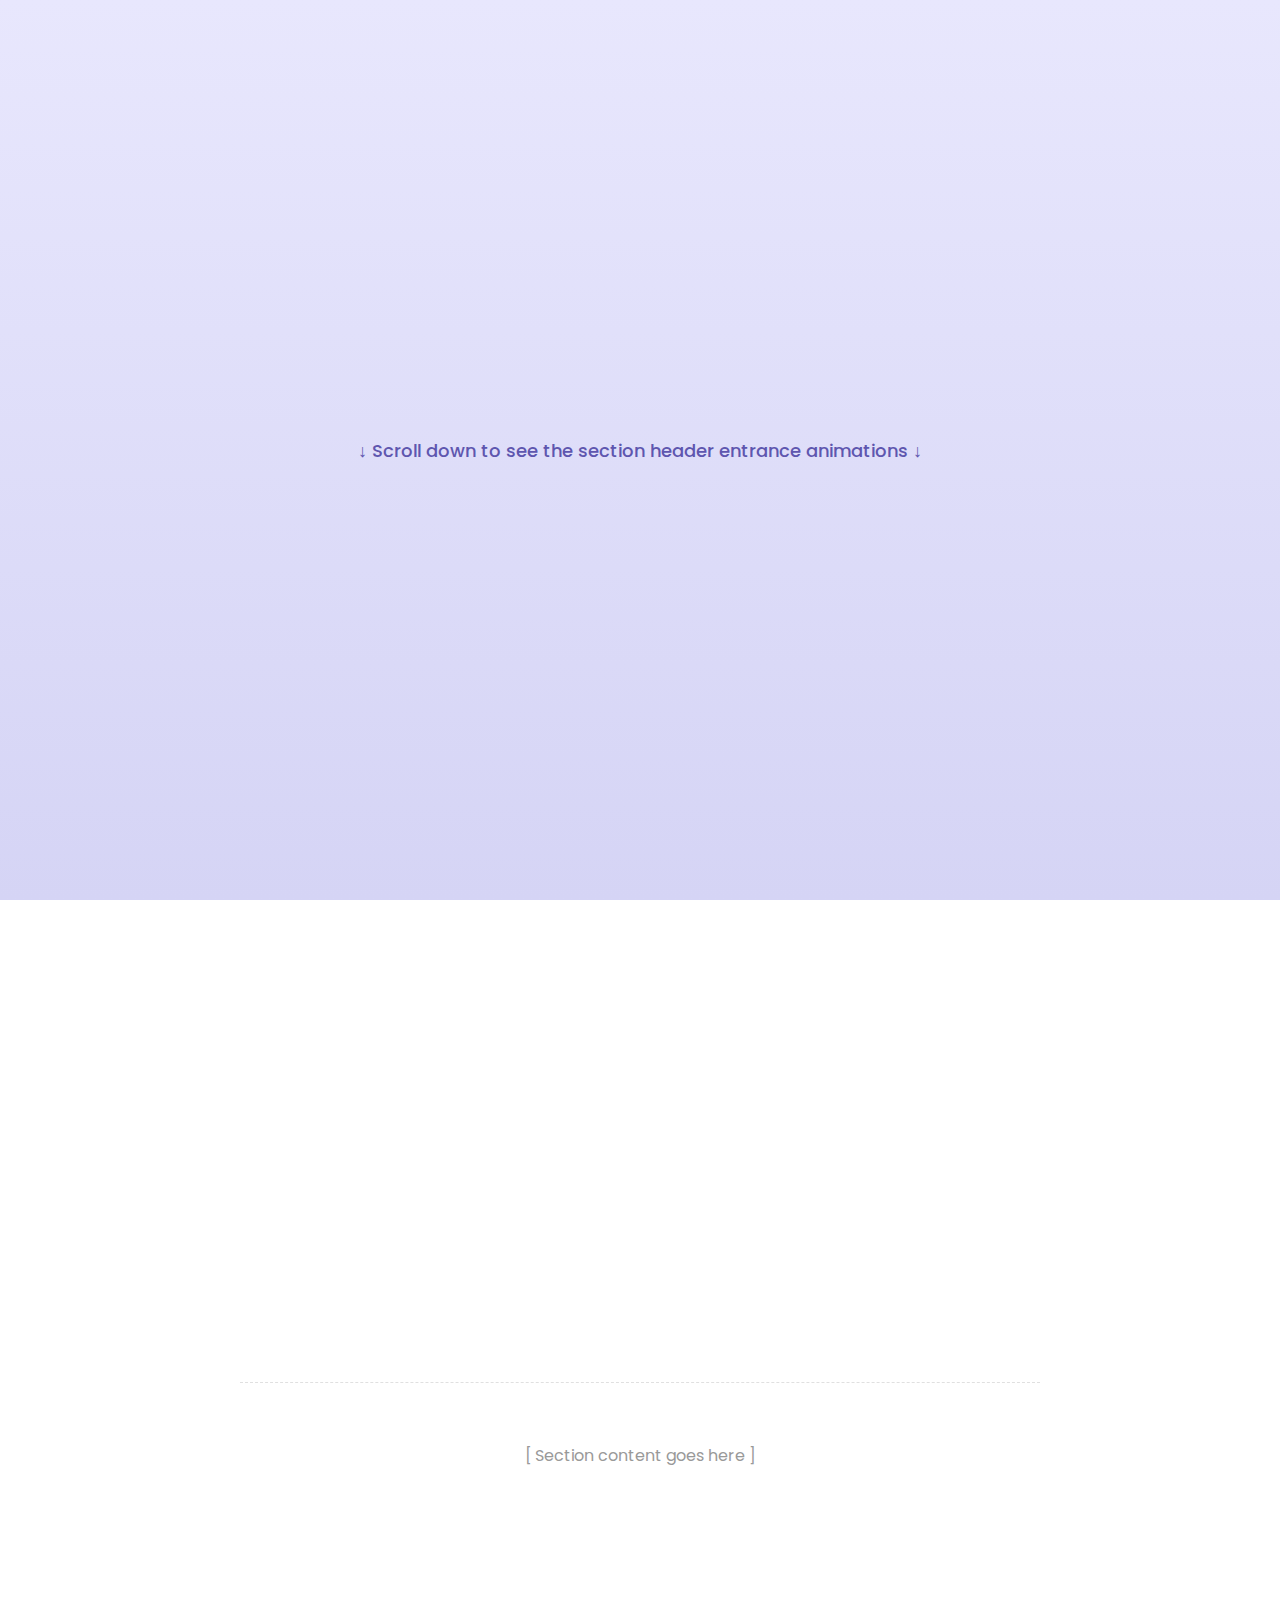
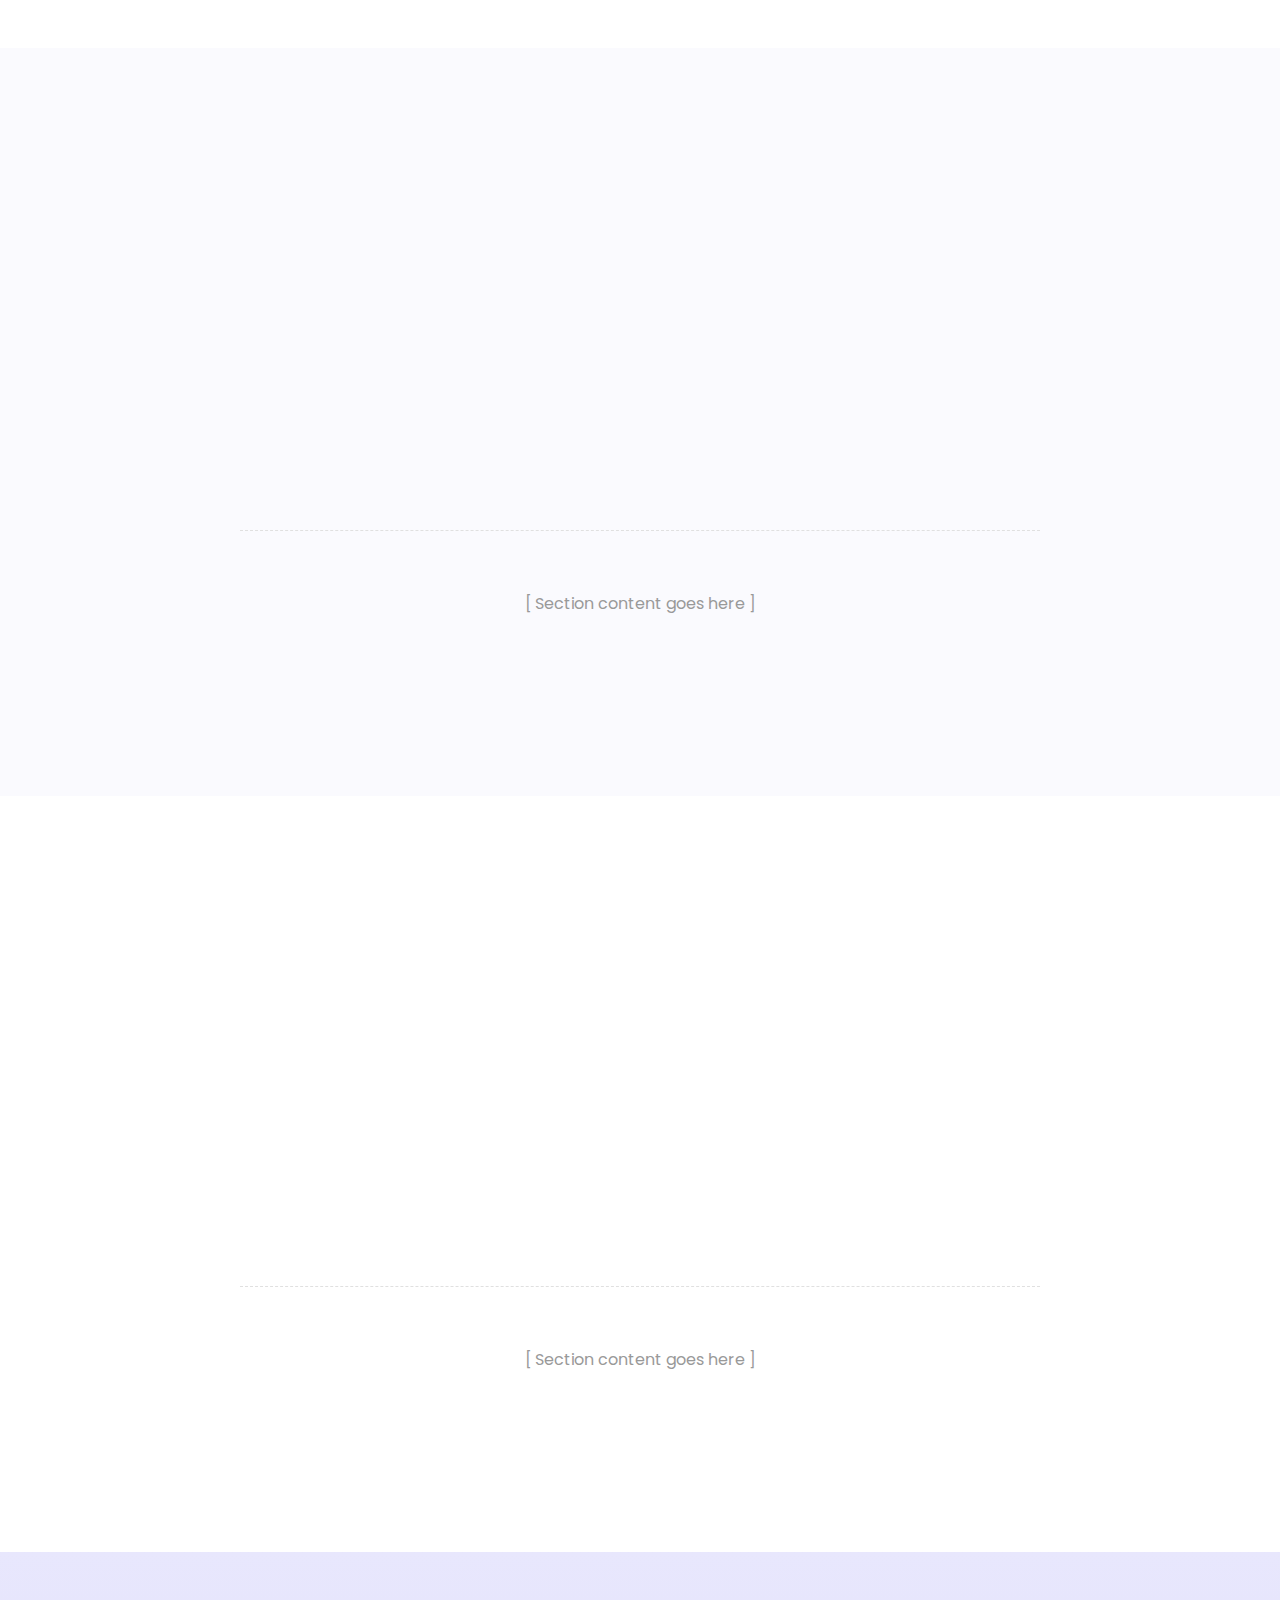
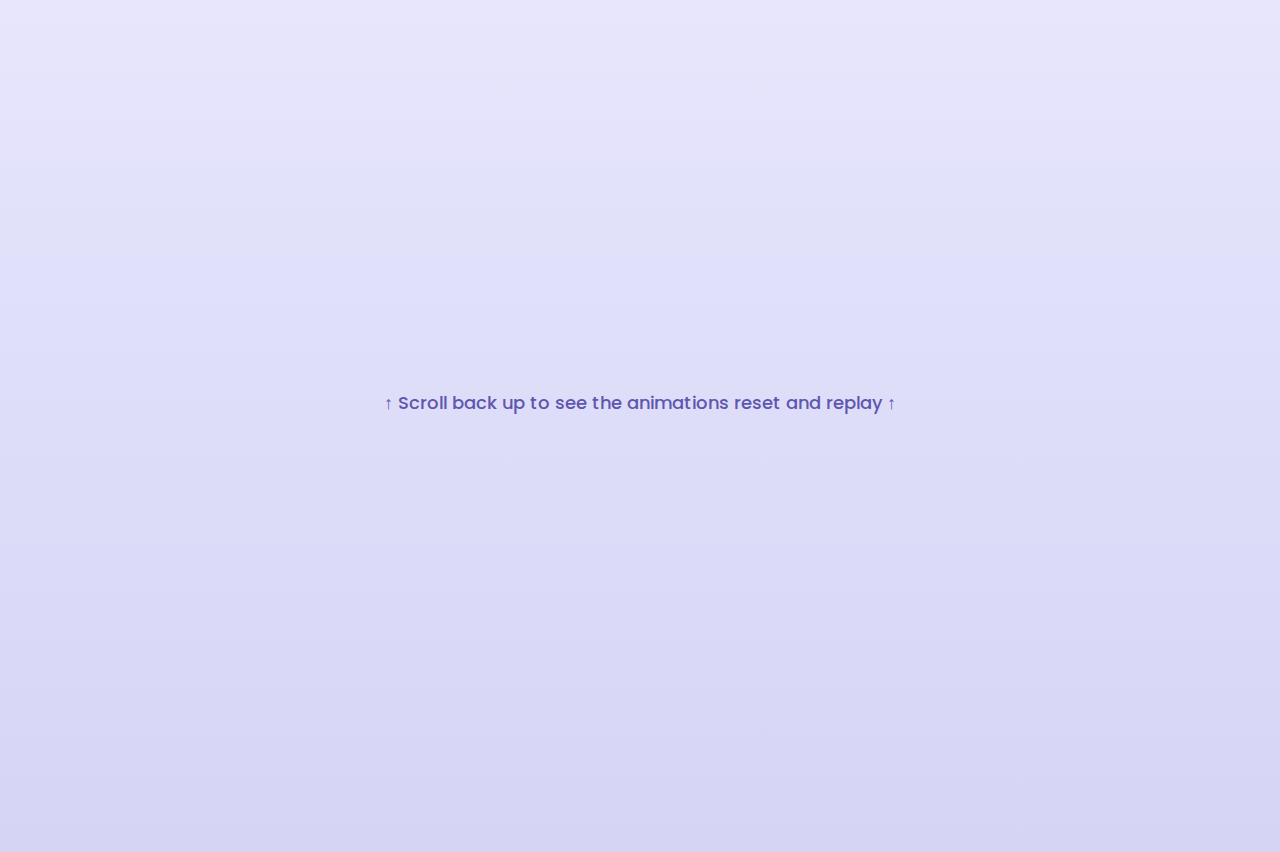
<file: section-header-entrance/index.html>
<!DOCTYPE html>
<html lang="en">
<head>
  <meta charset="UTF-8">
  <meta name="viewport" content="width=device-width, initial-scale=1.0">
  <title>Section Header Entrance — Demo</title>
  <link rel="stylesheet" href="styles.css">
</head>
<body>

<!-- Spacer so we can scroll into the first section -->
<section class="demo-spacer">
  <div class="demo-spacer__content">
    <p>↓ Scroll down to see the section header entrance animations ↓</p>
  </div>
</section>

<!-- ─── SECTION 1: "The solution" ─── -->
<section class="demo-section demo-section--light">
  <div class="section-header" data-section-header>
    <div class="section-header__badge-wrap" data-sh-badge>
      <span class="section-header__badge">The solution</span>
    </div>
    <div class="section-header__text">
      <h2 class="section-header__title" data-sh-title>
        You get the best Expert Advisors,<br>
        <span class="section-header__gradient">but you don't pay</span>
      </h2>
      <p class="section-header__subtitle" data-sh-subtitle>
        Performance. Simplicity. Transparency.<br>
        We built the no-cost, all-in-one Expert Advisors trading platform you always dreamed of:
      </p>
    </div>
  </div>
  <div class="demo-section__body">
    <p>[ Section content goes here ]</p>
  </div>
</section>

<!-- ─── SECTION 2: "What you get" ─── -->
<section class="demo-section demo-section--tinted">
  <div class="section-header" data-section-header>
    <div class="section-header__badge-wrap" data-sh-badge>
      <span class="section-header__badge">What you get</span>
    </div>
    <div class="section-header__text">
      <h2 class="section-header__title" data-sh-title>
        Everything you need to<br>
        <span class="section-header__gradient">boost profits</span> and control risk
      </h2>
      <p class="section-header__subtitle" data-sh-subtitle>
        At EasyAlgos, you go beyond just Expert Advisors.<br>
        You access the entire environment designed to unlock their full potential — from setup to success.
      </p>
    </div>
  </div>
  <div class="demo-section__body">
    <p>[ Section content goes here ]</p>
  </div>
</section>

<!-- ─── SECTION 3: "The catch" ─── -->
<section class="demo-section demo-section--light">
  <div class="section-header" data-section-header>
    <div class="section-header__badge-wrap" data-sh-badge>
      <span class="section-header__badge">The "catch"</span>
    </div>
    <div class="section-header__text">
      <h2 class="section-header__title" data-sh-title>
        <span class="section-header__gradient section-header__gradient--large">Free,</span><br>
        but not for everyone
      </h2>
      <p class="section-header__subtitle" data-sh-subtitle>
        Forget about payments or commissions of any kind — EasyAlgos is<br>
        available for free with no hidden costs.. <em>if you qualify</em>
      </p>
    </div>
  </div>
  <div class="demo-section__body">
    <p>[ Section content goes here ]</p>
  </div>
</section>

<!-- Spacer at the bottom so we can scroll past -->
<section class="demo-spacer">
  <div class="demo-spacer__content">
    <p>↑ Scroll back up to see the animations reset and replay ↑</p>
  </div>
</section>

<script src="section-header-entrance.js"></script>
</body>
</html>
</file>
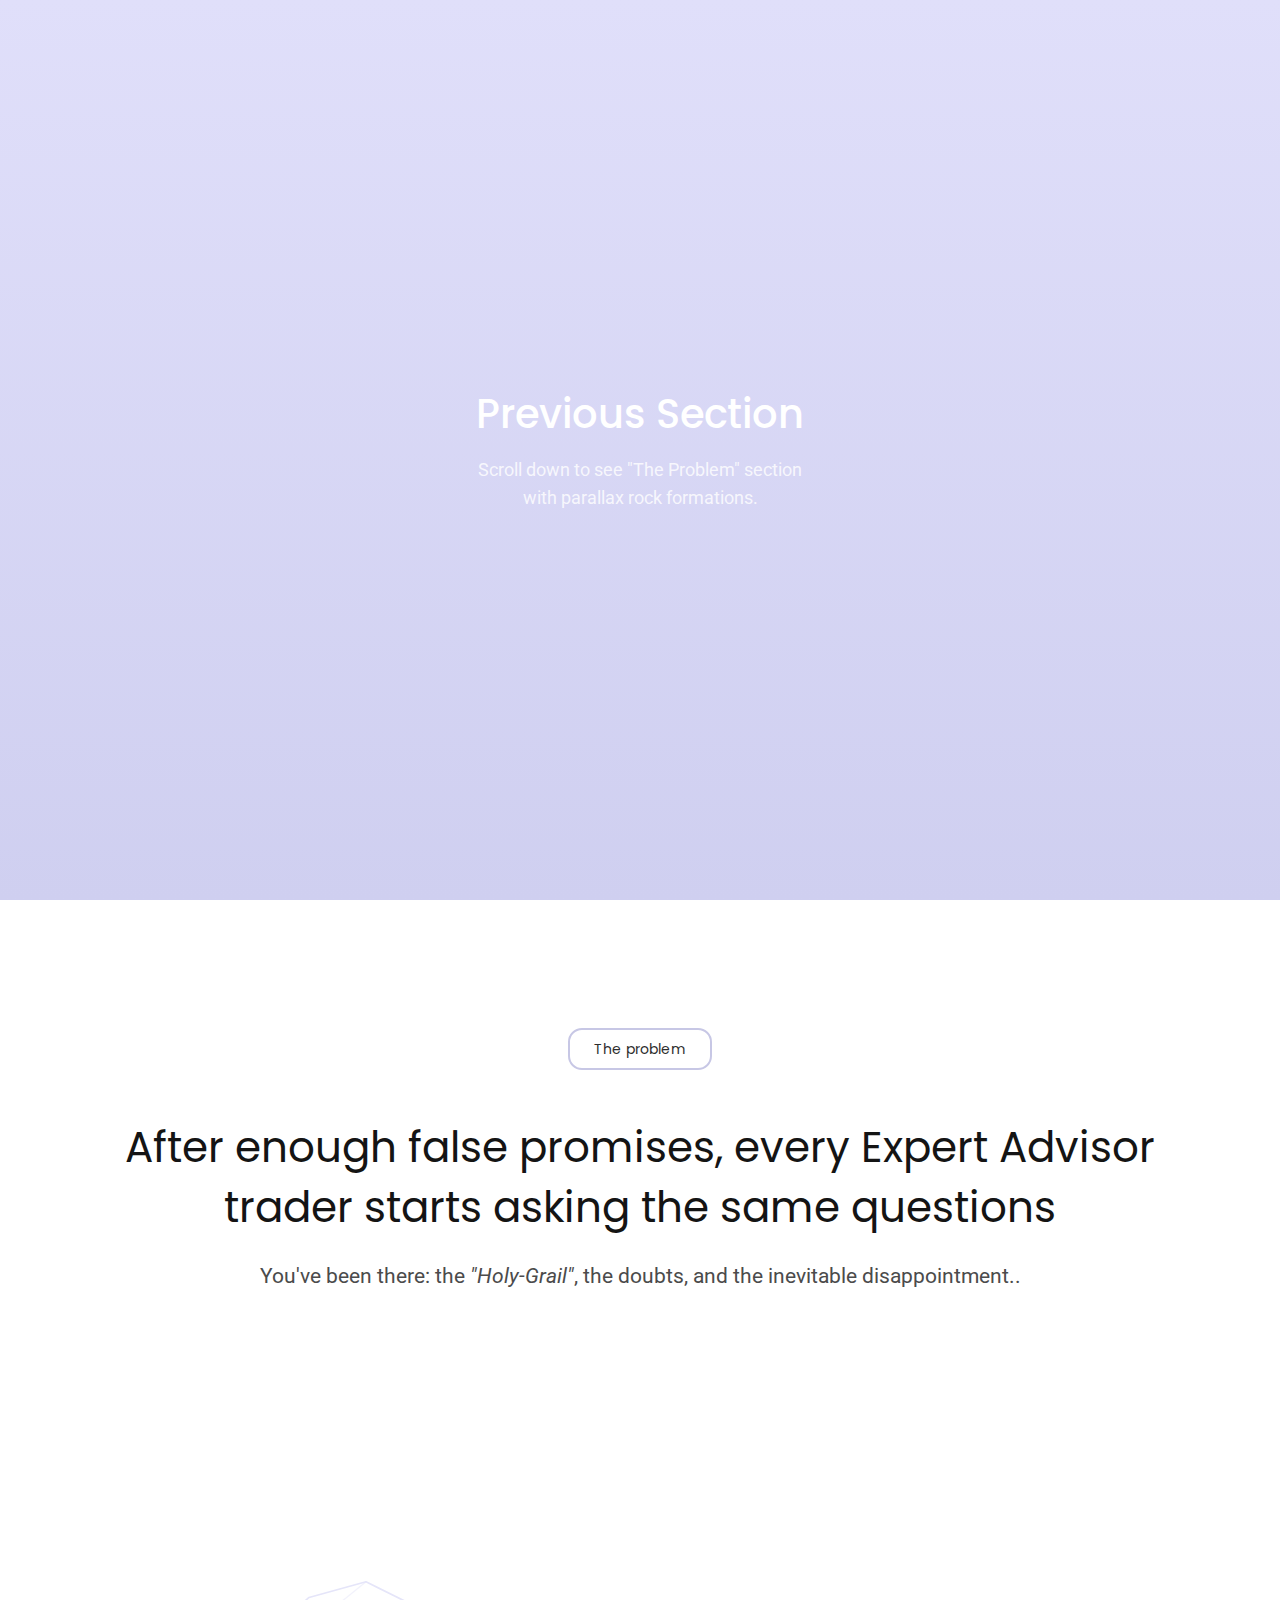
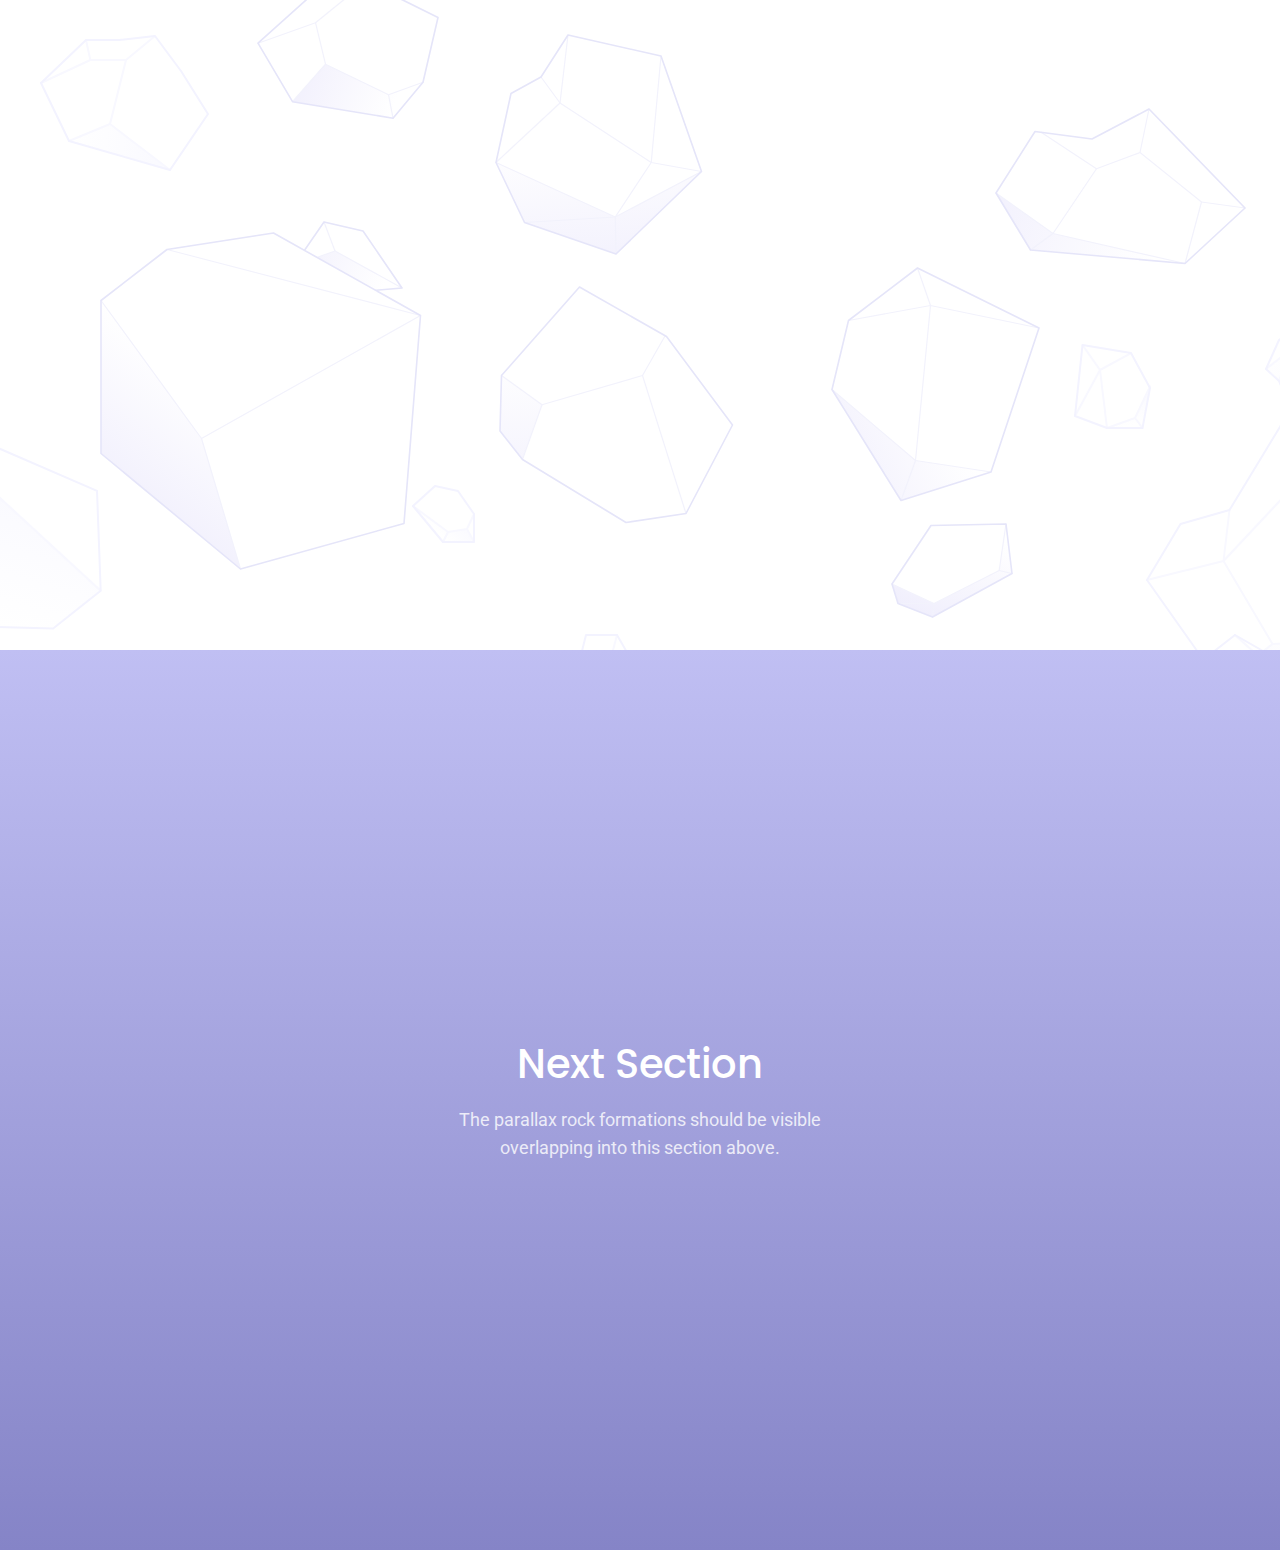
<file: the-problem/index.html>
<!DOCTYPE html>
<html lang="en">
<head>
  <meta charset="UTF-8">
  <meta name="viewport" content="width=device-width, initial-scale=1.0">
  <title>EasyAlgos – The Problem</title>
  <link rel="stylesheet" href="styles.css">
</head>
<body>

<!-- ───── DUMMY SECTION (BEFORE) ───── -->
<section class="dummy-section dummy-section--before">
  <div class="dummy-section__content">
    <h2>Previous Section</h2>
    <p>Scroll down to see "The Problem" section<br>with parallax rock formations.</p>
  </div>
</section>

<!-- ───── THE PROBLEM ───── -->
<section class="problem" id="the-problem">

  <!-- Rocks background layers -->
  <div class="problem__rocks">
    <div class="problem__rock-layer" data-rock="02">
      <img src="img/the-problem-rocks-02.svg" alt="" width="2560" height="1080">
    </div>
    <div class="problem__rock-layer" data-rock="03">
      <img src="img/the-problem-rocks-03.svg" alt="" width="2560" height="1080">
    </div>
    <div class="problem__rock-layer" data-rock="01">
      <img src="img/the-problem-rocks-01.svg" alt="" width="2560" height="1080">
    </div>
  </div>

  <!-- Header: badge + title + subtitle -->
  <div class="problem__header">
    <span class="problem__badge">The problem</span>
    <div class="problem__title-group">
      <h2 class="problem__title">
        After enough false promises, every Expert Advisor
        trader starts asking the same questions
      </h2>
      <p class="problem__subtitle">
        You've been there: the <em>"Holy-Grail"</em>, the doubts,
        and the inevitable disappointment..
      </p>
    </div>
  </div>

  <!-- Cards -->
  <div class="problem__cards-wrapper">
    <div class="problem__cards" id="problem-cards">

      <div class="problem-card" data-card="01" data-side="left"
           data-text="How can I trust this seller?">
        <span class="problem-card__text"></span>
        <span class="problem-card__cursor"></span>
      </div>

      <div class="problem-card" data-card="02" data-side="left"
           data-text="Are these track records manipulated?">
        <span class="problem-card__text"></span>
        <span class="problem-card__cursor"></span>
      </div>

      <div class="problem-card" data-card="03" data-side="right"
           data-text="Why is this EA so expensive?">
        <span class="problem-card__text"></span>
        <span class="problem-card__cursor"></span>
      </div>

      <div class="problem-card" data-card="04" data-side="right"
           data-text="Is this a scam?">
        <span class="problem-card__text"></span>
        <span class="problem-card__cursor"></span>
      </div>

      <div class="problem-card" data-card="05" data-side="left"
           data-text="Are the results the same trading live?">
        <span class="problem-card__text"></span>
        <span class="problem-card__cursor"></span>
      </div>

      <div class="problem-card" data-card="06" data-side="left"
           data-text="Which VPS should I get?">
        <span class="problem-card__text"></span>
        <span class="problem-card__cursor"></span>
      </div>

      <div class="problem-card" data-card="07" data-side="right"
           data-text="Are these reviews real?">
        <span class="problem-card__text"></span>
        <span class="problem-card__cursor"></span>
      </div>

      <div class="problem-card" data-card="08" data-side="right"
           data-text="How do I download and install this EA?">
        <span class="problem-card__text"></span>
        <span class="problem-card__cursor"></span>
      </div>

    </div>
  </div>

</section>

<!-- ───── DUMMY SECTION (AFTER) ───── -->
<section class="dummy-section dummy-section--after">
  <div class="dummy-section__content">
    <h2>Next Section</h2>
    <p>The parallax rock formations should be visible<br>overlapping into this section above.</p>
  </div>
</section>

<script src="script.js"></script>
</body>
</html>
</file>
<file: hero/styles.css>
@import url('https://fonts.googleapis.com/css2?family=Inter:wght@700&family=Poppins:wght@500;600&family=Roboto:wght@400;500&display=swap');

*, *::before, *::after {
  margin: 0;
  padding: 0;
  box-sizing: border-box;
}

:root {
  --topbar-height: 76px;
  --color-heading: #141414;
  --color-subtitle: #383838;
  --color-nav: #696969;
  --color-nav-dark: #2D2D2D;
  --color-blue: #285FF7;
  --color-link-blue: #0066FF;
  --cta-gradient: linear-gradient(180deg, #074CFB 0%, #205EFB 100%);
  --cta-shadow: 0px 16px 20px 0px rgba(63, 97, 235, 0.16);
  --trustpilot-green: #00B67A;
  --trustpilot-bg: rgba(34, 42, 77, 0.42);
}

html {
  overflow-x: hidden;
}

body {
  font-family: 'Poppins', sans-serif;
  color: var(--color-heading);
  overflow-x: hidden;
}

/* ───── TOPBAR ───── */

.topbar {
  position: fixed;
  top: 0;
  left: 0;
  width: 100%;
  height: var(--topbar-height);
  background: #fff;
  display: flex;
  align-items: center;
  justify-content: space-between;
  padding: 4px 16px 4px 24px;
  z-index: 100;
}

.topbar__logo {
  flex-shrink: 0;
}

.topbar__logo svg {
  display: block;
  width: 172px;
  height: 32px;
}

.topbar__nav {
  position: absolute;
  left: 50%;
  top: 50%;
  transform: translate(-50%, -50%);
  display: flex;
  gap: 40px;
}

.topbar__nav a {
  font-family: 'Poppins', sans-serif;
  font-weight: 500;
  font-size: 16px;
  line-height: 16px;
  letter-spacing: 0.32px;
  color: var(--color-nav);
  text-decoration: none;
  position: relative;
  transition: color 0.2s;
}

.topbar__nav a::after {
  content: '';
  position: absolute;
  left: 0;
  bottom: -4px;
  width: 100%;
  height: 2px;
  background: var(--color-blue);
  opacity: 0;
  transition: opacity 0.2s;
}

.topbar__nav a:hover {
  color: var(--color-nav-dark);
}

.topbar__nav a:hover::after {
  opacity: 1;
}

.topbar__right {
  display: flex;
  align-items: center;
  gap: 16px;
  flex-shrink: 0;
}

.topbar__login {
  font-family: 'Poppins', sans-serif;
  font-weight: 500;
  font-size: 14px;
  letter-spacing: 0.28px;
  color: var(--color-nav-dark);
  text-decoration: none;
  background: none;
  border: none;
  cursor: pointer;
}

.topbar__cta {
  display: inline-flex;
  align-items: center;
  justify-content: center;
  width: 220px;
  height: 60px;
  border-radius: 500px;
  background: var(--cta-gradient);
  box-shadow: var(--cta-shadow);
  color: #fff;
  font-family: 'Poppins', sans-serif;
  font-weight: 600;
  font-size: 14px;
  letter-spacing: 0.14px;
  text-decoration: none;
  border: none;
  cursor: pointer;
  transition: filter 0.2s;
}

.topbar__cta:hover {
  filter: brightness(1.08);
}

/* ───── HERO ───── */

.hero {
  position: relative;
  width: 100%;
  height: calc(100vh - var(--topbar-height));
  min-height: 800px;
  margin-top: var(--topbar-height);
  overflow: visible;
  display: flex;
  flex-direction: column;
  align-items: center;
}

.hero__bg-wrapper {
  position: absolute;
  top: 0;
  left: 50%;
  transform: translateX(-50%);
  width: 2560px;
  height: auto;
  pointer-events: none;
  z-index: 0;
}

.hero__bg-wrapper img {
  display: block;
  width: 100%;
  height: auto;
}

.hero__rocks-wrapper {
  position: absolute;
  top: -100px;
  left: 50%;
  transform: translateX(-50%);
  width: 3320px;
  height: 1510px;
  pointer-events: none;
  z-index: 2;
}

.hero__rocks-wrapper svg {
  position: absolute;
  top: 0;
  left: 0;
  width: 100%;
  height: 100%;
}

.rock-group {
  will-change: transform, opacity;
}

.rock-group--hidden {
  opacity: 0;
  transform: scale(0.15);
}

/* ───── HERO CONTENT ───── */

.hero__content {
  position: relative;
  z-index: 3;
  display: flex;
  flex-direction: column;
  align-items: center;
  padding-top: 80px;
  max-width: 1540px;
  width: 100%;
  padding-left: 60px;
  padding-right: 60px;
}

.hero__title {
  font-family: 'Poppins', sans-serif;
  font-weight: 500;
  font-size: 56px;
  line-height: 72px;
  color: var(--color-heading);
  text-align: center;
  max-width: 780px;
}

.hero__subtitle {
  font-family: 'Roboto', sans-serif;
  font-weight: 400;
  font-size: 21px;
  line-height: 28px;
  color: var(--color-subtitle);
  text-align: center;
  max-width: 800px;
  margin-top: 16px;
}

.hero__cta-group {
  display: flex;
  flex-direction: column;
  align-items: center;
  gap: 12px;
  margin-top: 56px;
}

.hero__cta-primary {
  display: inline-flex;
  align-items: center;
  justify-content: center;
  gap: 10px;
  width: 320px;
  height: 56px;
  border-radius: 500px;
  background: var(--cta-gradient);
  box-shadow: var(--cta-shadow);
  color: #fff;
  font-family: 'Poppins', sans-serif;
  font-weight: 600;
  font-size: 16px;
  letter-spacing: 0.16px;
  text-decoration: none;
  border: none;
  cursor: pointer;
  transition: filter 0.2s;
}

.hero__cta-primary:hover {
  filter: brightness(1.08);
}

.hero__cta-primary svg {
  width: 15px;
  height: 15px;
  flex-shrink: 0;
}

.hero__cta-secondary {
  font-family: 'Roboto', sans-serif;
  font-weight: 500;
  font-size: 16px;
  letter-spacing: 0.96px;
  line-height: 24px;
  color: var(--color-link-blue);
  text-decoration: none;
  transition: opacity 0.2s;
}

.hero__cta-secondary:hover {
  opacity: 0.8;
}

/* ───── TRUSTPILOT ───── */

.hero__trustpilot {
  position: absolute;
  bottom: 48px;
  left: 50%;
  transform: translateX(-50%);
  z-index: 3;
  display: flex;
  align-items: center;
  gap: 16px;
  padding: 10px 16px;
  border-radius: 10px;
  background: var(--trustpilot-bg);
  white-space: nowrap;
}

.trustpilot__logo {
  height: 22px;
  width: auto;
}

.trustpilot__stars {
  display: flex;
  gap: 2px;
}

.trustpilot__star {
  width: 24px;
  height: 24px;
  background: var(--trustpilot-green);
  display: flex;
  align-items: center;
  justify-content: center;
}

.trustpilot__star svg {
  width: 14px;
  height: 14px;
  fill: #fff;
}

.trustpilot__text {
  font-family: 'Inter', sans-serif;
  font-weight: 700;
  font-size: 12px;
  letter-spacing: -0.24px;
  color: #fff;
  display: flex;
  gap: 6px;
}

/* ───── DUMMY SECTION ───── */

.section-next {
  position: relative;
  z-index: 1;
  min-height: 100vh;
  background: linear-gradient(180deg, #c0bff3 0%, #8584c7 100%);
  display: flex;
  align-items: center;
  justify-content: center;
}

.section-next__content {
  text-align: center;
  color: #fff;
  padding: 80px 40px;
}

.section-next__content h2 {
  font-family: 'Poppins', sans-serif;
  font-weight: 500;
  font-size: 40px;
  line-height: 52px;
  margin-bottom: 16px;
}

.section-next__content p {
  font-family: 'Roboto', sans-serif;
  font-weight: 400;
  font-size: 18px;
  line-height: 28px;
  opacity: 0.8;
}

/* ───── RESPONSIVE: 768–1439 ───── */

@media (max-width: 1439px) and (min-width: 768px) {
  .hero__bg-wrapper {
    width: 1440px;
  }

  .hero__rocks-wrapper {
    width: 1840px;
    height: 1520px;
    top: -60px;
  }

  .hero__title {
    font-size: 42px;
    line-height: 56px;
    max-width: 620px;
  }

  .hero__subtitle {
    font-size: 18px;
    line-height: 26px;
    max-width: 600px;
  }

  .hero__content {
    padding-left: 40px;
    padding-right: 40px;
    padding-top: 60px;
  }

  .hero__cta-group {
    margin-top: 40px;
  }
}

/* ───── RESPONSIVE: <768 ───── */

@media (max-width: 767px) {
  :root {
    --topbar-height: 64px;
  }

  .topbar__nav {
    display: none;
  }

  .topbar__login {
    display: none;
  }

  .topbar__cta {
    width: 160px;
    height: 48px;
    font-size: 13px;
  }

  .hero {
    min-height: 600px;
  }

  .hero__bg-wrapper {
    width: 768px;
  }

  .hero__rocks-wrapper {
    width: 1140px;
    height: 1140px;
    top: -40px;
  }

  .hero__content {
    padding-top: 40px;
    padding-left: 20px;
    padding-right: 20px;
  }

  .hero__title {
    font-size: 28px;
    line-height: 38px;
    max-width: 400px;
  }

  .hero__subtitle {
    font-size: 16px;
    line-height: 24px;
    max-width: 340px;
  }

  .hero__cta-group {
    margin-top: 32px;
  }

  .hero__cta-primary {
    width: 260px;
    height: 50px;
    font-size: 15px;
  }

  .hero__trustpilot {
    bottom: 24px;
    gap: 10px;
    padding: 8px 12px;
  }
}
</file>
<file: section-header-entrance/styles.css>
@import url('https://fonts.googleapis.com/css2?family=Poppins:ital,wght@0,400;0,500;0,600;1,400&family=Roboto:ital,wght@0,400;1,400&display=swap');

*, *::before, *::after {
  margin: 0;
  padding: 0;
  box-sizing: border-box;
}

html { overflow-x: hidden; }

body {
  font-family: 'Poppins', sans-serif;
  color: #141414;
  overflow-x: hidden;
}


/* ═══════════════════════════════════════════════════
   SECTION HEADER — Base styles
   (Copy this block + the responsive block below)
   ═══════════════════════════════════════════════════ */

.section-header {
  display: flex;
  flex-direction: column;
  align-items: center;
  gap: 48px;
  padding: 0 60px;
  width: 100%;
}

.section-header__badge-wrap {
  display: flex;
  justify-content: center;
}

.section-header__badge {
  display: inline-flex;
  align-items: center;
  justify-content: center;
  height: 42px;
  padding: 0 24px;
  border-radius: 14px;
  border: 2px solid #c7c7e5;
  background: #fff;
  font-family: 'Poppins', sans-serif;
  font-weight: 400;
  font-size: 14px;
  line-height: 16px;
  letter-spacing: 0.14px;
  color: #2d2d2d;
  text-align: center;
}

.section-header__text {
  display: flex;
  flex-direction: column;
  align-items: center;
  gap: 24px;
  text-align: center;
  width: 100%;
}

.section-header__title {
  font-family: 'Poppins', sans-serif;
  font-weight: 400;
  font-size: 42px;
  line-height: 60px;
  color: #141414;
  max-width: 1280px;
}

.section-header__gradient {
  font-weight: 500;
  background: linear-gradient(90deg, #205efb 28.83%, #b36dff 71.95%);
  -webkit-background-clip: text;
  -webkit-text-fill-color: transparent;
  background-clip: text;
}

.section-header__gradient--large {
  font-size: 64px;
}

.section-header__subtitle {
  font-family: 'Roboto', sans-serif;
  font-weight: 400;
  font-size: 18px;
  line-height: 28px;
  color: #4b4b4b;
  max-width: 800px;
}

.section-header__subtitle em {
  font-style: italic;
}


/* ═══════════════════════════════════════════════════
   SECTION HEADER — Entrance animation
   (Copy this entire block into your stylesheet)
   ═══════════════════════════════════════════════════ */

/* ── Tweakable variables ──
   Adjust these to control the entrance feel.               */

:root {
  /* How far the title & subtitle slide up from (px).
     Badge does not slide — it only fades.                   */
  --sh-slide-distance:       40px;

  /* Badge: fade-in */
  --sh-badge-duration:       1s;
  --sh-badge-delay:          0s;
  --sh-badge-easing:         cubic-bezier(0.25, 0.46, 0.45, 0.94);

  /* Title: fade-in + slide-up */
  --sh-title-duration:       1s;
  --sh-title-delay:          0.3s;
  --sh-title-fade-easing:    cubic-bezier(0.25, 0.46, 0.45, 0.94);
  --sh-title-slide-easing:   cubic-bezier(0.16, 1, 0.3, 1);

  /* Subtitle: fade-in + slide-up */
  --sh-subtitle-duration:    1.8s;
  --sh-subtitle-delay:       .4s;
  --sh-subtitle-fade-easing: cubic-bezier(0.25, 0.46, 0.45, 0.94);
  --sh-subtitle-slide-easing:cubic-bezier(0.16, 1, 0.3, 1);
}

/* ── Performance hint ── */

[data-sh-badge],
[data-sh-title],
[data-sh-subtitle] {
  will-change: opacity, transform;
}

/* ── Waiting state: invisible, offset ── */

[data-section-header]:not(.sh-entered) [data-sh-badge] {
  opacity: 0;
}

[data-section-header]:not(.sh-entered) [data-sh-title] {
  opacity: 0;
  transform: translateY(var(--sh-slide-distance));
}

[data-section-header]:not(.sh-entered) [data-sh-subtitle] {
  opacity: 0;
  transform: translateY(var(--sh-slide-distance));
}

/* ── Entered state: visible, in position, with transitions ── */

[data-section-header].sh-entered [data-sh-badge] {
  opacity: 1;
  transition: opacity var(--sh-badge-duration) var(--sh-badge-easing) var(--sh-badge-delay);
}

[data-section-header].sh-entered [data-sh-title] {
  opacity: 1;
  transform: translateY(0);
  transition:
    opacity   var(--sh-title-duration) var(--sh-title-fade-easing)  var(--sh-title-delay),
    transform var(--sh-title-duration) var(--sh-title-slide-easing) var(--sh-title-delay);
}

[data-section-header].sh-entered [data-sh-subtitle] {
  opacity: 1;
  transform: translateY(0);
  transition:
    opacity   var(--sh-subtitle-duration) var(--sh-subtitle-fade-easing)  var(--sh-subtitle-delay),
    transform var(--sh-subtitle-duration) var(--sh-subtitle-slide-easing) var(--sh-subtitle-delay);
}


/* ═══════════════════════════════════════════════════
   SECTION HEADER — Responsive
   ═══════════════════════════════════════════════════ */

@media (max-width: 1024px) and (min-width: 769px) {
  .section-header__title {
    font-size: 32px;
    line-height: 42px;
    font-weight: 500;
  }

  .section-header__gradient--large {
    font-size: 48px;
  }

  .section-header__subtitle {
    line-height: 26px;
  }
}

@media (max-width: 768px) {
  .section-header {
    gap: 32px;
    padding: 0 32px;
  }

  .section-header__badge {
    height: 32px;
    border-radius: 10px;
    font-size: 12px;
    font-weight: 500;
    letter-spacing: 0.12px;
  }

  .section-header__title {
    font-size: 24px;
    line-height: 32px;
    font-weight: 500;
  }

  .section-header__gradient--large {
    font-size: 36px;
  }

  .section-header__subtitle {
    font-size: 16px;
    line-height: 22px;
  }
}


/* ═══════════════════════════════════════════════════
   DEMO PAGE — Layout (not needed in production)
   ═══════════════════════════════════════════════════ */

.demo-spacer {
  min-height: 100vh;
  display: flex;
  align-items: center;
  justify-content: center;
  background: linear-gradient(180deg, #e8e7fd 0%, #d5d4f5 100%);
}

.demo-spacer__content {
  text-align: center;
  color: #5e56af;
  font-size: 18px;
  font-weight: 500;
  padding: 40px;
}

.demo-section {
  padding: 128px 0 120px;
}

.demo-section--light {
  background: #fff;
}

.demo-section--tinted {
  background: #fafafe;
}

.demo-section__body {
  margin-top: 64px;
  text-align: center;
  color: #999;
  font-size: 16px;
  padding: 60px 40px;
  border-top: 1px dashed #e0e0e0;
  max-width: 800px;
  margin-left: auto;
  margin-right: auto;
}
</file>
<file: the-problem/styles.css>
@import url('https://fonts.googleapis.com/css2?family=Poppins:wght@400;500;600&family=Roboto:ital,wght@0,400;1,400&display=swap');

/* ═══════════════════════════════════════════════
   VARIABLES  — edit these to tweak the section
   ═══════════════════════════════════════════════ */

:root {
  /* ── Section ── */
  --problem-bg: #ffffff;
  --problem-section-min-height: 1350px;
  --problem-header-top: 128px;
  --problem-cards-top: 547px;
  --problem-container-padding: 60px;

  /* ── Badge ── */
  --problem-badge-height: 42px;
  --problem-badge-font-size: 14px;
  --problem-badge-radius: 14px;
  --problem-badge-border: #c7c7e5;
  --problem-badge-color: #2d2d2d;
  --problem-badge-bg: #ffffff;
  --problem-badge-tracking: 0.14px;

  /* ── Title ── */
  --problem-title-size: 42px;
  --problem-title-lh: 60px;
  --problem-title-color: #141414;
  --problem-title-max-w: 1280px;
  --problem-badge-title-gap: 48px;

  /* ── Subtitle ── */
  --problem-sub-size: 21px;
  --problem-sub-lh: 28px;
  --problem-sub-color: #4b4b4b;
  --problem-sub-max-w: 800px;
  --problem-title-sub-gap: 24px;

  /* ── Cards ── */
  --problem-cards-height: 510px;
  --problem-card-height: 72px;
  --problem-card-radius: 20px;
  --problem-card-pad-v: 20px;
  --problem-card-pad-h: 24px;
  --problem-card-font-size: 16px;
  --problem-card-lh: 32px;
  --problem-card-color: #4871f3;
  --problem-card-border: #d7e0f4;
  --problem-card-bg: rgba(255, 255, 255, 0.2);
  --problem-card-shadow: 0px 0px 0px 6px rgba(238, 233, 250, 0.6);
  --problem-card-blur: 10px;

  /* ── Cursor animation ── */
  --problem-cursor-w: 2px;
  --problem-cursor-h: 24px;

  /* ── Rocks ── */
  --problem-rock-w: 2560px;
  --problem-rock-h: 1080px;
  --problem-rock01-top: 1000px;
  --problem-rock02-top: 800px;
  --problem-rock03-top: 600px;
}

/* ═══════════════════════════════════════════════
   RESET
   ═══════════════════════════════════════════════ */

*, *::before, *::after {
  margin: 0;
  padding: 0;
  box-sizing: border-box;
}

html { overflow-x: hidden; }

body {
  font-family: 'Poppins', sans-serif;
  color: var(--problem-title-color);
  overflow-x: hidden;
}

/* ═══════════════════════════════════════════════
   SECTION
   ═══════════════════════════════════════════════ */

.problem {
  position: relative;
  width: 100%;
  min-height: var(--problem-section-min-height);
  background: var(--problem-bg);
  overflow: visible;
  z-index: 1;
  padding-bottom: 120px;
}

/* ═══════════════════════════════════════════════
   ROCKS BACKGROUND
   ═══════════════════════════════════════════════ */

.problem__rocks {
  position: absolute;
  inset: 0;
  width: 100%;
  height: 100%;
  pointer-events: none;
  overflow: visible;
  z-index: 0;
}

.problem__rock-layer {
  position: absolute;
  left: 50%;
  transform: translateX(-50%);
  width: var(--problem-rock-w);
  height: var(--problem-rock-h);
  overflow: hidden;
  will-change: transform;
}

.problem__rock-layer img {
  display: block;
  width: 100%;
  height: 100%;
}

.problem__rock-layer[data-rock="01"] { top: var(--problem-rock01-top); }
.problem__rock-layer[data-rock="02"] { top: var(--problem-rock02-top); }
.problem__rock-layer[data-rock="03"] { top: var(--problem-rock03-top); }

/* ═══════════════════════════════════════════════
   HEADER  (badge + title + subtitle)
   ═══════════════════════════════════════════════ */

.problem__header {
  position: relative;
  z-index: 2;
  display: flex;
  flex-direction: column;
  align-items: center;
  gap: var(--problem-badge-title-gap);
  padding-top: var(--problem-header-top);
  padding-left: var(--problem-container-padding);
  padding-right: var(--problem-container-padding);
  max-width: 1540px;
  margin: 0 auto;
}

.problem__badge {
  display: inline-flex;
  align-items: center;
  justify-content: center;
  height: var(--problem-badge-height);
  padding: 0 24px;
  border-radius: var(--problem-badge-radius);
  border: 2px solid var(--problem-badge-border);
  background: var(--problem-badge-bg);
  font-family: 'Poppins', sans-serif;
  font-weight: 400;
  font-size: var(--problem-badge-font-size);
  line-height: 16px;
  letter-spacing: var(--problem-badge-tracking);
  color: var(--problem-badge-color);
  text-align: center;
}

.problem__title-group {
  display: flex;
  flex-direction: column;
  align-items: center;
  gap: var(--problem-title-sub-gap);
  text-align: center;
  width: 100%;
}

.problem__title {
  font-family: 'Poppins', sans-serif;
  font-weight: 400;
  font-size: var(--problem-title-size);
  line-height: var(--problem-title-lh);
  color: var(--problem-title-color);
  max-width: var(--problem-title-max-w);
}

.problem__subtitle {
  font-family: 'Roboto', sans-serif;
  font-weight: 400;
  font-size: var(--problem-sub-size);
  line-height: var(--problem-sub-lh);
  color: var(--problem-sub-color);
  max-width: var(--problem-sub-max-w);
}

.problem__subtitle em {
  font-style: italic;
}

/* ═══════════════════════════════════════════════
   CARDS WRAPPER
   ═══════════════════════════════════════════════ */

.problem__cards-wrapper {
  position: absolute;
  top: var(--problem-cards-top);
  left: 0;
  z-index: 2;
  width: 100%;
  padding-left: var(--problem-container-padding);
  padding-right: var(--problem-container-padding);
}

.problem__cards {
  position: relative;
  width: 100%;
  height: var(--problem-cards-height);
}

/* ═══════════════════════════════════════════════
   CARD
   ═══════════════════════════════════════════════ */

.problem-card {
  position: absolute;
  display: inline-flex;
  align-items: center;
  white-space: nowrap;
  height: var(--problem-card-height);
  padding: var(--problem-card-pad-v) var(--problem-card-pad-h);
  border: 2px solid transparent;
  border-radius: var(--problem-card-radius);
  background: transparent;
  backdrop-filter: none;
  -webkit-backdrop-filter: none;
  box-shadow: none;
  opacity: 0;
  pointer-events: none;
}

.problem-card--visible {
  opacity: 1;
}

.problem-card--unfolding {
  border-color: var(--problem-card-border);
  background: var(--problem-card-bg);
  backdrop-filter: blur(var(--problem-card-blur));
  -webkit-backdrop-filter: blur(var(--problem-card-blur));
  box-shadow: var(--problem-card-shadow);
  transition:
    border-color 0.18s ease-out,
    background 0.18s ease-out,
    box-shadow 0.18s ease-out,
    backdrop-filter 0.18s ease-out,
    -webkit-backdrop-filter 0.18s ease-out;
}

.problem-card--complete {
  pointer-events: auto;
}

/* ── Card text ── */

.problem-card__text {
  font-family: 'Poppins', sans-serif;
  font-weight: 600;
  font-size: var(--problem-card-font-size);
  line-height: var(--problem-card-lh);
  color: var(--problem-card-color);
}

/* ── Cursor indicator ── */

.problem-card__cursor {
  display: inline-block;
  width: var(--problem-cursor-w);
  height: var(--problem-cursor-h);
  background: var(--problem-card-color);
  margin-left: 2px;
  vertical-align: middle;
  flex-shrink: 0;
  opacity: 0;
}

.problem-card--cursor-on .problem-card__cursor {
  opacity: 1;
}

/* ═══════════════════════════════════════════════
   DUMMY SECTIONS
   ═══════════════════════════════════════════════ */

.dummy-section {
  position: relative;
  min-height: 100vh;
  display: flex;
  align-items: center;
  justify-content: center;
}

.dummy-section--before {
  background: linear-gradient(180deg, #e0dffa 0%, #cfcff0 100%);
  z-index: 0;
}

.dummy-section--after {
  background: linear-gradient(180deg, #c0bff3 0%, #8584c7 100%);
  z-index: 2;
}

.dummy-section__content {
  text-align: center;
  color: #fff;
  padding: 80px 40px;
}

.dummy-section__content h2 {
  font-family: 'Poppins', sans-serif;
  font-weight: 500;
  font-size: 40px;
  line-height: 52px;
  margin-bottom: 16px;
}

.dummy-section__content p {
  font-family: 'Roboto', sans-serif;
  font-weight: 400;
  font-size: 18px;
  line-height: 28px;
  opacity: 0.8;
}

/* ═══════════════════════════════════════════════
   RESPONSIVE: < 800 px  (mobile stacked layout)
   ═══════════════════════════════════════════════ */

@media (max-width: 799px) {
  :root {
    --problem-container-padding: 24px;
    --problem-badge-height: 32px;
    --problem-badge-font-size: 12px;
    --problem-badge-radius: 10px;
    --problem-badge-tracking: 0.12px;
    --problem-badge-title-gap: 32px;

    --problem-title-size: 24px;
    --problem-title-lh: 32px;

    --problem-sub-size: 16px;
    --problem-sub-lh: 22px;

    --problem-card-font-size: 14px;
    --problem-card-radius: 12px;
    --problem-card-pad-v: 8px;
    --problem-card-pad-h: 24px;
    --problem-card-shadow: 0px 0px 0px 4px rgba(238, 233, 250, 0.6);
    --problem-card-height: auto;

    --problem-section-min-height: auto;
  }

  .problem__header {
    padding-left: 32px;
    padding-right: 32px;
  }

  .problem__badge {
    font-weight: 500;
  }

  .problem__title {
    font-weight: 500;
  }

  .problem__cards-wrapper {
    position: relative;
    top: auto;
    margin-top: 48px;
    padding-bottom: 60px;
  }

  .problem__cards {
    display: flex;
    flex-direction: column-reverse;
    align-items: center;
    gap: 10px;
    height: auto;
  }

  .problem-card {
    position: relative !important;
    left: auto !important;
    top: auto !important;
    right: auto !important;
    width: 100%;
    max-width: 360px;
    min-height: 48px;
    white-space: normal;
    justify-content: center;
    text-align: center;
  }
}
</file>
